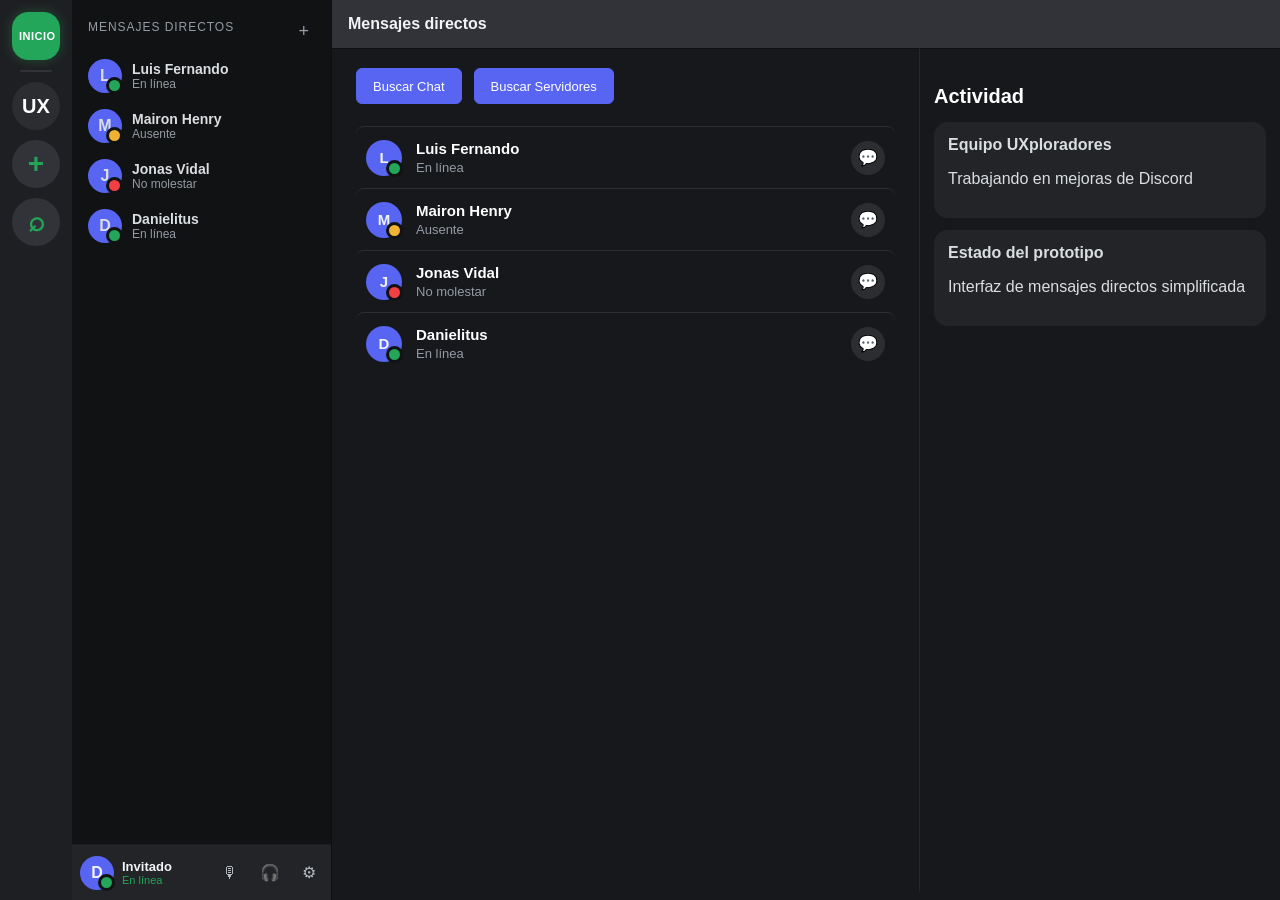
<file: index.html>
<!DOCTYPE html>
<html lang="es">
<head>
  <meta charset="UTF-8" />
  <meta name="viewport" content="width=device-width, initial-scale=1.0" />
  <title>Discord UX Prototype - Home</title>
  <link rel="stylesheet" href="css/base.css" />
  <link rel="stylesheet" href="css/discord-layout.css" />
  <link rel="stylesheet" href="css/components.css" />
</head>
<body>
  <main class="app-shell dm-mode">
    <aside class="server-rail" aria-label="Servidores">
      <button class="server-icon home-icon active" aria-label="Mensajes directos">
        INICIO
      </button>

      <span class="rail-divider"></span>

      <button 
        class="server-icon ux-server" 
        onclick="window.location.href='pages/server-ux.html'"
        aria-label="Servidor UXploradores">
        UX
      </button>

      <button class="server-icon add" data-open-modal="createServerModal" aria-label="Crear servidor">
        +
      </button>

      <button class="server-icon compass" aria-label="Buscar servidor">
        ⌕
      </button>
    </aside>

    <aside class="guild-sidebar dm-sidebar">
      <section class="direct-messages">
        <div class="dm-section-title">
          <span>Mensajes Directos</span>
          <button>+</button>
        </div>

        <a class="dm-user" href="pages/mensajes.html">
          <div class="avatar small online">L</div>
          <div>
            <strong>Luis Fernando</strong>
            <span>En línea</span>
          </div>
        </a>

        <a class="dm-user" href="pages/mensajes.html">
          <div class="avatar small idle">M</div>
          <div>
            <strong>Mairon Henry</strong>
            <span>Ausente</span>
          </div>
        </a>

        <a class="dm-user" href="pages/mensajes.html">
          <div class="avatar small dnd">J</div>
          <div>
            <strong>Jonas Vidal</strong>
            <span>No molestar</span>
          </div>
        </a>

        <a class="dm-user" href="pages/mensajes.html">
          <div class="avatar small online">D</div>
          <div>
            <strong>Danielitus</strong>
            <span>En línea</span>
          </div>
        </a>
      </section>

      <footer class="user-panel">
        <div class="avatar small online">D</div>
        <div class="user-meta">
          <strong>Invitado</strong>
          <span>En línea</span>
        </div>
        <button class="icon-button">🎙</button>
        <button class="icon-button">🎧</button>
        <button class="icon-button">⚙</button>
      </footer>
    </aside>

    <section class="content-area friends-area">
      <header class="top-bar friends-topbar">
        <div class="channel-title">
          Mensajes directos
        </div>
      </header>

      <nav class="mobile-quicknav" aria-label="Accesos rápidos">
        <a class="mobile-quicknav-item active" href="#directs">Chats</a>
        <button class="mobile-quicknav-item" type="button" data-open-mobile-server-menu aria-controls="mobileServerMenu" aria-expanded="false">Servidores</button>
      </nav>

      <div class="mobile-server-menu hidden" id="mobileServerMenu" aria-hidden="true">
        <div class="mobile-server-menu-backdrop" data-close-mobile-server-menu></div>
        <aside class="mobile-server-menu-panel" role="dialog" aria-label="Menú de servidores">
          <div class="mobile-server-menu-header">
            <div>
              <span class="mobile-server-menu-kicker">Menú</span>
              <h2>Servidores</h2>
            </div>
            <button class="mobile-server-menu-close" type="button" data-close-mobile-server-menu aria-label="Cerrar menú">×</button>
          </div>

          <div class="mobile-server-list" id="mobileServerMenuList" aria-label="Lista de servidores"></div>
        </aside>
      </div>

    <main class="friends-content">
      <section class="friends-list-panel" id="directs">
        <div class="search-buttons">
          <button class="search-btn btn-search-chat">
            Buscar Chat
          </button>
          <button class="search-btn btn-search-servers">
            Buscar Servidores
          </button>
        </div>

        <article class="friend-row">
          <div class="avatar medium online">L</div>
          <div class="friend-info">
            <strong>Luis Fernando</strong>
            <span>En línea</span>
          </div>
          <div class="friend-actions">
            <button>💬</button>
          </div>
        </article>

        <article class="friend-row">
          <div class="avatar medium idle">M</div>
          <div class="friend-info">
            <strong>Mairon Henry</strong>
            <span>Ausente</span>
          </div>
          <div class="friend-actions">
            <button>💬</button>
          </div>
        </article>

        <article class="friend-row">
          <div class="avatar medium dnd">J</div>
          <div class="friend-info">
            <strong>Jonas Vidal</strong>
            <span>No molestar</span>
          </div>
          <div class="friend-actions">
            <button>💬</button>
          </div>
        </article>

        <article class="friend-row">
          <div class="avatar medium online">D</div>
          <div class="friend-info">
            <strong>Danielitus</strong>
            <span>En línea</span>
          </div>
          <div class="friend-actions">
            <button>💬</button>
          </div>
        </article>
      </section>

      <aside class="activity-panel" id="activity">
        <h2>Actividad</h2>

        <div class="activity-card">
          <strong>Equipo UXploradores</strong>
          <p>Trabajando en mejoras de Discord</p>
        </div>

        <div class="activity-card">
          <strong>Estado del prototipo</strong>
          <p>Interfaz de mensajes directos simplificada</p>
        </div>
      </aside>
    </main>
    </section>
  </main>

  <div class="modal-backdrop hidden" id="joinServerModal">
    <div class="modal-card">
      <button class="modal-close" data-close-modal="joinServerModal">×</button>
      <h2>Unirse a un servidor</h2>
      <p>Busca una comunidad o ingresa un código de invitación.</p>
      <div class="search-box large">
        <span>⌕</span>
        <input placeholder="Ejemplo: Programación IHC" />
      </div>
      <button class="primary-btn full" data-close-modal="joinServerModal">
        Confirmar unión
      </button>
    </div>
  </div>

  <div class="modal-backdrop hidden" id="createServerModal">
    <div class="modal-card">
      <button class="modal-close" data-close-modal="createServerModal">×</button>
      <h2>Crear nuevo servidor</h2>
      <p>Dale un nombre a tu nuevo servidor</p>
      <div class="search-box large">
        <input type="text" id="serverNameInput" placeholder="Mi Servidor" />
      </div>
      <button class="primary-btn full" onclick="createServer()">Crear</button>
    </div>
  </div>

  <script src="js/main.js"></script>

  <div class="search-servers hidden" id="searchServersModal">
    <div class="search-servers-card">
      <h2>Buscar Servidores</h2>
      <input type="text" id="searchInput" placeholder="Escribe el nombre del servidor..." />
      <div class="servers-list" id="serversList"></div>
    </div>
  </div>
</body>
</html>
</file>
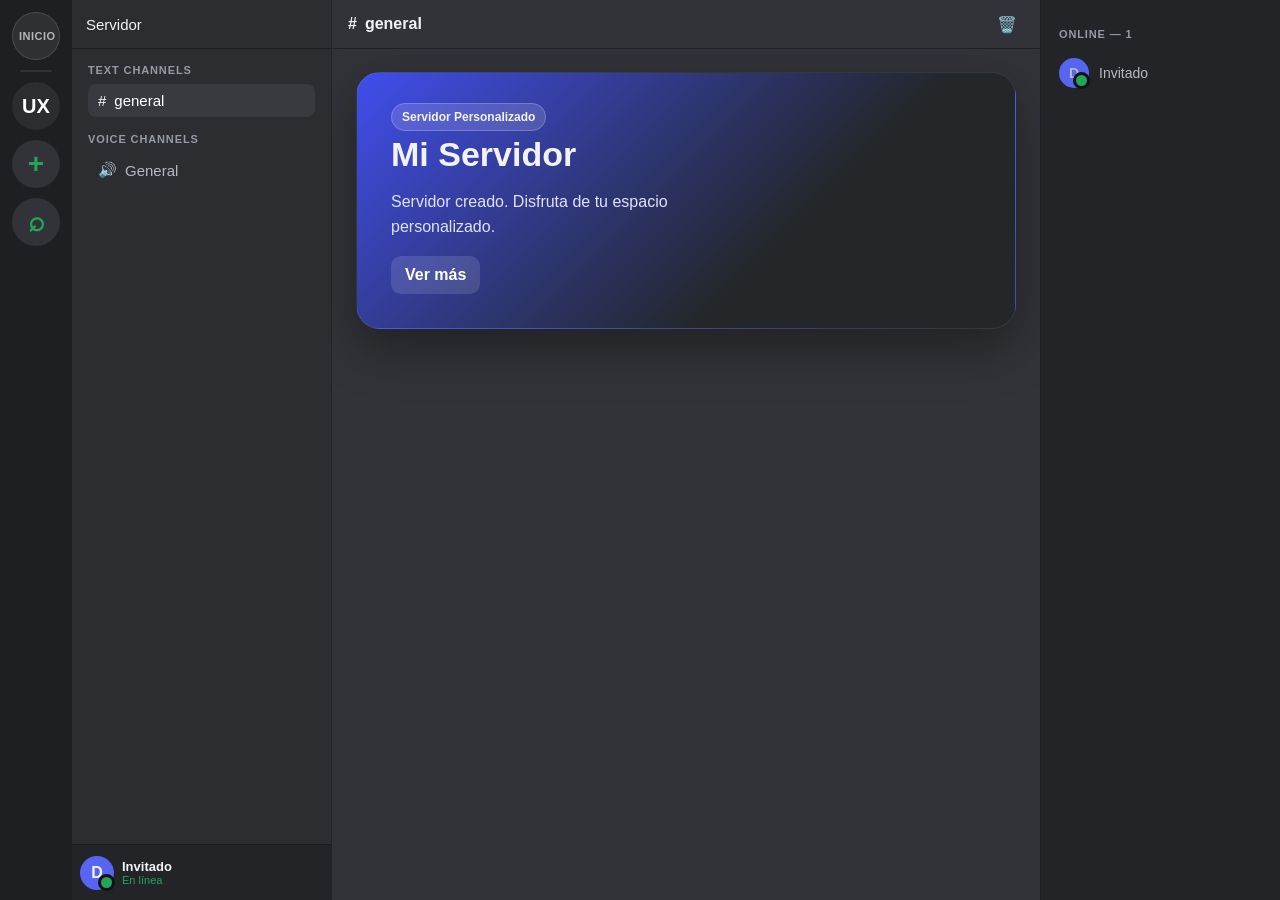
<file: pages/custom-server.html>
<!DOCTYPE html>
<html lang="es">
<head>
  <meta charset="UTF-8" />
  <meta name="viewport" content="width=device-width, initial-scale=1.0" />
  <title>Servidor Personalizado</title>
  <link rel="stylesheet" href="../css/base.css" />
  <link rel="stylesheet" href="../css/discord-layout.css" />
  <link rel="stylesheet" href="../css/components.css" />
</head>
<body>
  <main class="app-shell">
    <aside class="server-rail">
      <button class="server-icon home-icon" onclick="window.location.href='../index.html'" aria-label="Mensajes directos">
        INICIO
      </button>

      <span class="rail-divider"></span>

      <button class="server-icon ux-server" onclick="window.location.href='server-ux.html'" aria-label="Servidor UXploradores">UX</button>
      <button class="server-icon add" data-open-modal="createServerModal" aria-label="Crear servidor">+</button>
      <button class="server-icon compass" aria-label="Buscar servidor">⌕</button>
    </aside>

    <aside class="guild-sidebar">
      <header class="guild-header">
        <h1 id="serverName">Servidor</h1>
      </header>

      <nav class="channel-list">
        <div class="channel-group">
          <h4>TEXT CHANNELS</h4>
          <a class="channel active" href="#"><span>#</span>general</a>
        </div>
        
        <div class="channel-group">
          <h4>VOICE CHANNELS</h4>
          <a class="channel" href="#"><span>🔊</span>General</a>
        </div>
      </nav>

      <footer class="user-panel">
        <div class="avatar small online">D</div>
        <div class="user-meta">
          <strong>Invitado</strong>
          <span>En línea</span>
        </div>
      </footer>
    </aside>

    <section class="content-area">
      <header class="top-bar">
        <div class="channel-title"><span>#</span>general</div>
        <div class="top-actions">
          <a class="mobile-home-btn" href="../index.html">Inicio</a>
          <button class="icon-button" onclick="deleteCurrentServer()">🗑️</button>
        </div>
      </header>

      <div class="discord-home">
        <section class="hero-panel">
          <div>
            <span class="badge">Servidor Personalizado</span>
            <h2 id="heroName">Mi Servidor</h2>
            <p>Servidor creado. Disfruta de tu espacio personalizado.</p>
            <button class="secondary-btn">Ver más</button>
          </div>
        </section>
      </div>
    </section>

    <aside class="members-panel">
      <h3>ONLINE — 1</h3>
      <div class="member">
        <div class="avatar tiny online">D</div>
        <span>Invitado</span>
      </div>
    </aside>
  </main>

  <div class="modal-backdrop hidden" id="createServerModal">
    <div class="modal-card">
      <button class="modal-close" data-close-modal="createServerModal">×</button>
      <h2>Crear nuevo servidor</h2>
      <p>Dale un nombre a tu nuevo servidor</p>
      <div class="search-box large">
        <input type="text" id="serverNameInput" placeholder="Mi Servidor" />
      </div>
      <button class="primary-btn full" onclick="createServer()">Crear</button>
    </div>
  </div>

  <script src="../js/main.js"></script>
  <script>
    function getServerName() {
      const params = new URLSearchParams(window.location.search);
      return params.get('name');
    }

    function deleteCurrentServer() {
      const serverName = getServerName();
      if (!serverName) return;

      if (confirm(`¿Eliminar servidor "${serverName}"?`)) {
        deleteServer(serverName);
        window.location.href = '../index.html';
      }
    }

    function initServer() {
      const serverName = getServerName();
      if (serverName) {
        document.getElementById('serverName').textContent = serverName;
        document.getElementById('heroName').textContent = serverName;
        document.title = `Servidor: ${serverName}`;
      }
    }

    initServer();
  </script>

  <div class="search-servers hidden" id="searchServersModal">
    <div class="search-servers-card">
      <h2>Buscar Servidores</h2>
      <input type="text" id="searchInput" placeholder="Escribe el nombre del servidor..." />
      <div class="servers-list" id="serversList"></div>
    </div>
  </div>
</body>
</html>
</file>
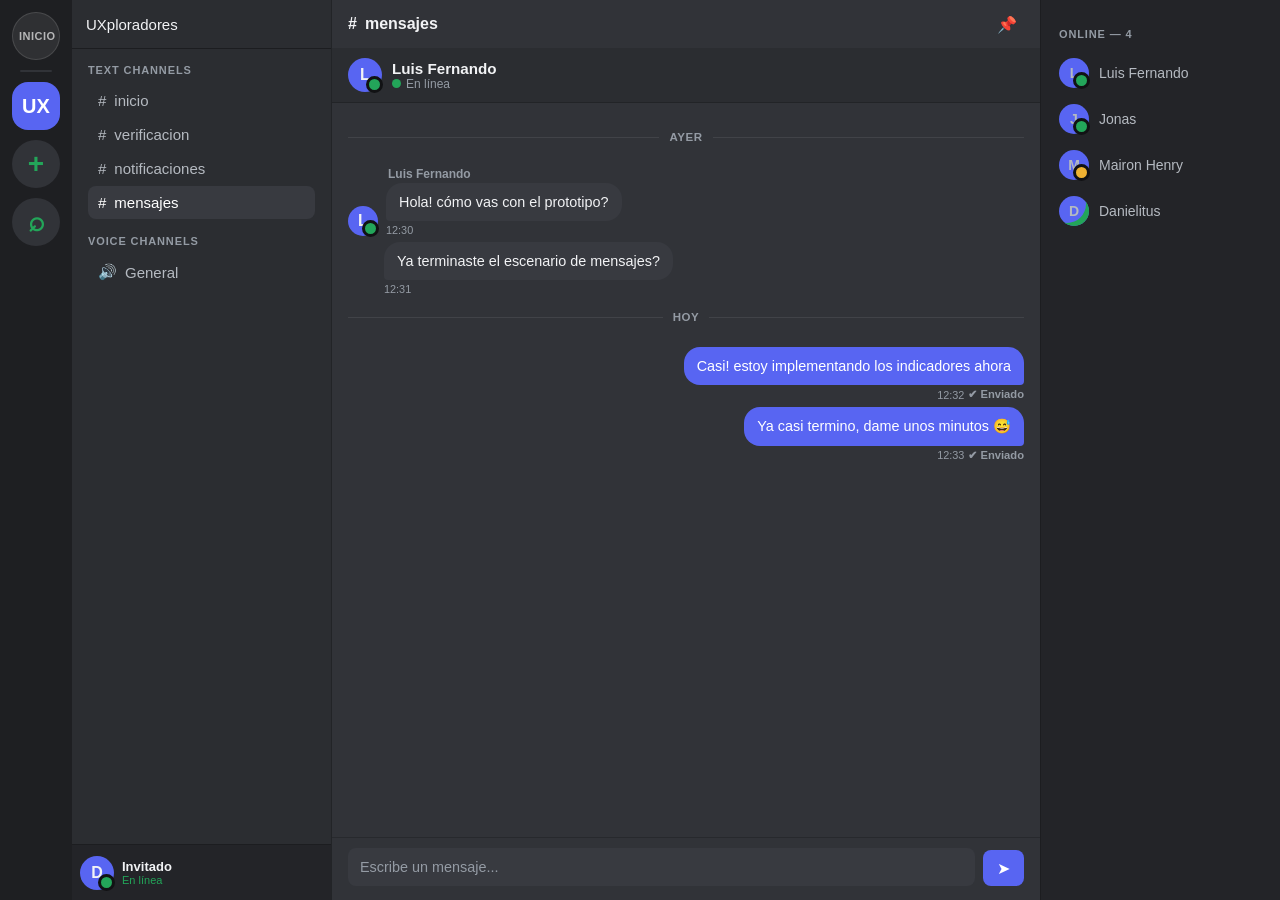
<file: pages/mensajes.html>
<!DOCTYPE html>
<html lang="es">
<head>
  <meta charset="UTF-8" />
  <meta name="viewport" content="width=device-width, initial-scale=1.0" />
  <title>Escenario: mensajes</title>
  <link rel="stylesheet" href="../css/base.css" />
  <link rel="stylesheet" href="../css/discord-layout.css" />
  <link rel="stylesheet" href="../css/components.css" />
  <link rel="stylesheet" href="../css/mensajes.css" />
</head>
<body>
  <main class="app-shell">
    <aside class="server-rail">
      <button class="server-icon home-icon" onclick="safeNavigate('../index.html')" aria-label="Mensajes directos">
        INICIO
      </button>
      <span class="rail-divider"></span>
      <button class="server-icon ux-server active" aria-label="Servidor UXploradores">UX</button>
      <button class="server-icon add" data-open-modal="createServerModal" aria-label="Crear servidor">+</button>
      <button class="server-icon compass" aria-label="Buscar servidor">⌕</button>
    </aside>

    <aside class="guild-sidebar">
      <header class="guild-header">
        <h1>UXploradores</h1>
      </header>

      <nav class="channel-list">
        <div class="channel-group">
          <h4>TEXT CHANNELS</h4>
          <a class="channel" href="server-ux.html"><span>#</span>inicio</a>
          <a class="channel" href="verificacion.html"><span>#</span>verificacion</a>
          <a class="channel" href="notificaciones.html"><span>#</span>notificaciones</a>
          <a class="channel active" href="mensajes.html"><span>#</span>mensajes</a>
        </div>
        <div class="channel-group">
          <h4>VOICE CHANNELS</h4>
          <a class="channel" href="voz.html"><span>🔊</span>General</a>
        </div>
      </nav>

      <footer class="user-panel">
        <div class="avatar small online">D</div>
        <div class="user-meta">
          <strong>Invitado</strong>
          <span>En línea</span>
        </div>
      </footer>
    </aside>

    <section class="content-area chat-mode" style="display:flex; flex-direction:column; padding:0; overflow:hidden;">
      <header class="top-bar">
        <div class="channel-title"><span>#</span>mensajes</div>
        <div class="top-actions">
          <a class="mobile-home-btn" href="../index.html">Inicio</a>
          <button class="icon-button">📌</button>
        </div>
      </header>

      <div class="chat-wrapper">

        <div class="chat-contact-bar">
          <div class="avatar small online" id="contactAvatar">L</div>
          <div class="contact-info">
            <strong>Luis Fernando</strong>
            <div class="contact-status">
              <span class="status-dot online" id="statusDot"></span>
              <span id="statusText">En línea</span>
            </div>
          </div>
        </div>

        <div class="typing-indicator hidden" id="typingIndicator">
          <div class="avatar tiny online">L</div>
          <div class="typing-dots">
            <span></span><span></span><span></span>
          </div>
          <span class="typing-label">Luis Fernando está escribiendo…</span>
        </div>

        <div class="messages-scroll" id="messagesScroll">

          <div class="date-separator"><span>Ayer</span></div>

          <div class="bubble-row theirs" data-author="Luis" data-time="1200">
            <div class="avatar tiny online">L</div>
            <div class="bubble-group">
              <span class="bubble-author">Luis Fernando</span>
              <div class="bubble-wrap">
                <div class="bubble">Hola! cómo vas con el prototipo?</div>
                <div class="msg-actions theirs-actions">
                  <button class="msg-action-btn" data-action="react" title="Reaccionar">😊</button>
                  <button class="msg-action-btn" data-action="reply" title="Responder">↩</button>
                </div>
              </div>
              <div class="bubble-meta">12:30</div>
            </div>
          </div>

          <div class="bubble-row theirs grouped" data-author="Luis" data-time="1201">
            <div class="avatar-placeholder"></div>
            <div class="bubble-group">
              <div class="bubble-wrap">
                <div class="bubble">Ya terminaste el escenario de mensajes?</div>
                <div class="msg-actions theirs-actions">
                  <button class="msg-action-btn" data-action="react" title="Reaccionar">😊</button>
                  <button class="msg-action-btn" data-action="reply" title="Responder">↩</button>
                </div>
              </div>
              <div class="bubble-meta">12:31</div>
            </div>
          </div>

          <div class="date-separator"><span>Hoy</span></div>

          <div class="bubble-row mine" data-author="me" data-time="1232" id="msg-1">
            <div class="bubble-group">
              <div class="bubble-wrap">
                <div class="msg-actions mine-actions">
                  <button class="msg-action-btn" data-action="react" title="Reaccionar">😊</button>
                  <button class="msg-action-btn" data-action="reply" title="Responder">↩</button>
                  <button class="msg-action-btn" data-action="edit" title="Editar">✏️</button>
                  <button class="msg-action-btn" data-action="delete" title="Eliminar">🗑️</button>
                </div>
                <div class="bubble">Casi! estoy implementando los indicadores ahora</div>
              </div>
              <div class="bubble-meta">
                12:32
                <span class="read-indicator sent">✔ Enviado</span>
              </div>
            </div>
          </div>

          <div class="bubble-row mine grouped" data-author="me" data-time="1233" id="lastMessageRow">
            <div class="bubble-group">
              <div class="bubble-wrap">
                <div class="msg-actions mine-actions">
                  <button class="msg-action-btn" data-action="react" title="Reaccionar">😊</button>
                  <button class="msg-action-btn" data-action="reply" title="Responder">↩</button>
                  <button class="msg-action-btn" data-action="edit" title="Editar">✏️</button>
                  <button class="msg-action-btn" data-action="delete" title="Eliminar">🗑️</button>
                </div>
                <div class="bubble">Ya casi termino, dame unos minutos 😅</div>
              </div>
              <div class="bubble-meta">
                12:33
                <span class="read-indicator sent" id="readIndicator">✔ Enviado</span>
              </div>
            </div>
          </div>

        </div>

        <div class="reply-bar hidden" id="replyBar">
          <div class="reply-preview">
            <span class="reply-author"></span>
            <span class="reply-text"></span>
          </div>
          <button class="reply-close" id="replyClose">×</button>
        </div>

        <div class="message-input-area">
          <textarea
            id="messageInput"
            rows="1"
            placeholder="Escribe un mensaje..."
          ></textarea>
          <button class="send-btn" id="sendBtn">➤</button>
        </div>
      </div>
    </section>

    <aside class="members-panel">
      <h3>ONLINE — 4</h3>
      <div class="member">
        <div class="avatar tiny online">L</div>
        <span>Luis Fernando</span>
      </div>
      <div class="member">
        <div class="avatar tiny online">J</div>
        <span>Jonas</span>
      </div>
      <div class="member">
        <div class="avatar tiny idle">M</div>
        <span>Mairon Henry</span>
      </div>
      <div class="member">
        <div class="avatar tiny green-dot">D</div>
        <span>Danielitus</span>
      </div>
    </aside>
  </main>

  <div class="exit-modal-backdrop" id="exitModal">
    <div class="exit-modal-card">
      <h3>⚠️ Mensaje sin enviar</h3>
      <p>Tienes un mensaje sin enviar. ¿Deseas salir de todas formas?</p>
      <div class="exit-modal-actions">
        <button class="btn-exit" id="confirmExit">Salir</button>
        <button class="btn-cancel" id="cancelExit">Cancelar</button>
      </div>
    </div>
  </div>

  <div class="exit-modal-backdrop" id="deleteModal">
    <div class="exit-modal-card">
      <h3>🗑️ Eliminar mensaje</h3>
      <p>¿Seguro que quieres eliminar este mensaje? Esta acción no se puede deshacer.</p>
      <div class="exit-modal-actions">
        <button class="btn-exit" id="confirmDelete">Eliminar</button>
        <button class="btn-cancel" id="cancelDelete">Cancelar</button>
      </div>
    </div>
  </div>

  <div class="emoji-picker hidden" id="emojiPicker">
    <button class="emoji-opt" data-emoji="👍">👍</button>
    <button class="emoji-opt" data-emoji="❤️">❤️</button>
    <button class="emoji-opt" data-emoji="😂">😂</button>
    <button class="emoji-opt" data-emoji="😮">😮</button>
    <button class="emoji-opt" data-emoji="😢">😢</button>
    <button class="emoji-opt" data-emoji="🔥">🔥</button>
  </div>

  <div class="modal-backdrop hidden" id="createServerModal">
    <div class="modal-card">
      <button class="modal-close" data-close-modal="createServerModal">×</button>
      <h2>Crear nuevo servidor</h2>
      <p>Dale un nombre a tu nuevo servidor</p>
      <div class="search-box large">
        <input type="text" id="serverNameInput" placeholder="Mi Servidor" />
      </div>
      <button class="primary-btn full" onclick="createServer()">Crear</button>
    </div>
  </div>

  <div class="search-servers hidden" id="searchServersModal">
    <div class="search-servers-card">
      <h2>Buscar Servidores</h2>
      <input type="text" id="searchInput" placeholder="Escribe el nombre del servidor..." />
      <div class="servers-list" id="serversList"></div>
    </div>
  </div>

  <script src="../js/main.js"></script>
  <script src="../js/mensajes.js"></script>
</body>
</html>
</file>
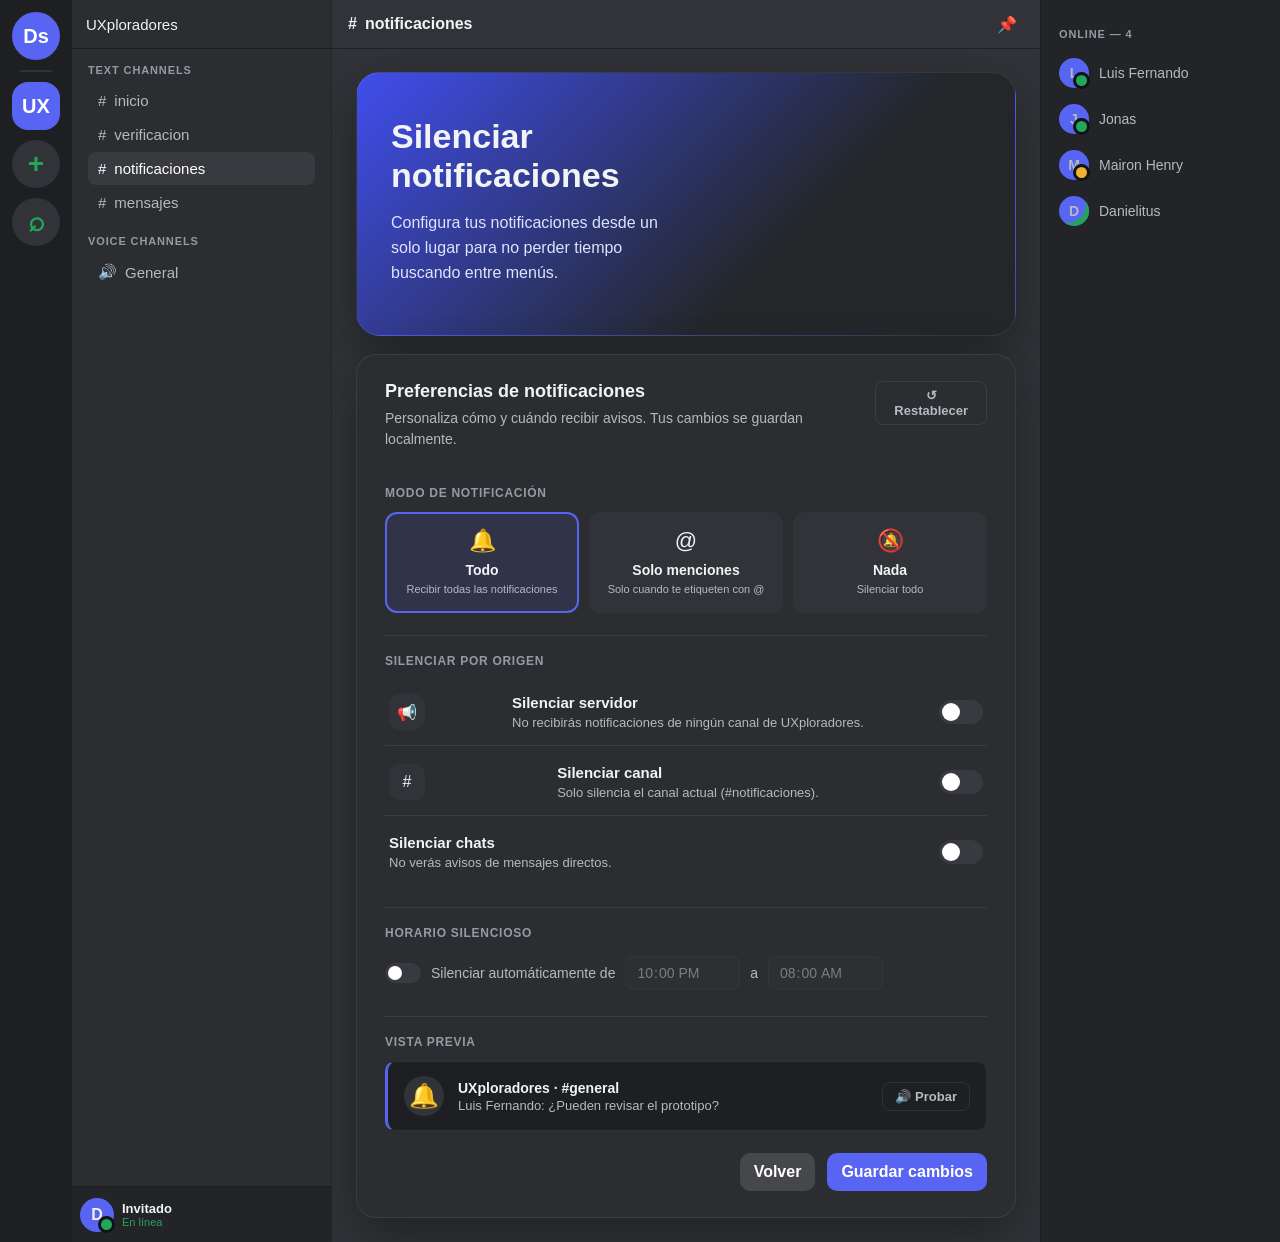
<file: pages/notificaciones.html>
<!DOCTYPE html>
<html lang="es">
<head>
  <meta charset="UTF-8" />
  <meta name="viewport" content="width=device-width, initial-scale=1.0" />
  <title>Escenario: notificaciones</title>
  <link rel="stylesheet" href="../css/base.css" />
  <link rel="stylesheet" href="../css/discord-layout.css" />
  <link rel="stylesheet" href="../css/components.css" />
</head>
<body>
  <main class="app-shell">
    <aside class="server-rail">
      <button class="server-icon discord-logo" onclick="window.location.href='../index.html'">
        Ds
      </button>
      <span class="rail-divider"></span>
      <button class="server-icon ux-server active">UX</button>
      <button class="server-icon add">+</button>
      <button class="server-icon compass">⌕</button>
    </aside>

    <aside class="guild-sidebar">
      <header class="guild-header">
        <h1>UXploradores</h1>
      </header>

      <nav class="channel-list">
        <div class="channel-group">
          <h4>TEXT CHANNELS</h4>
          <a class="channel" href="server-ux.html"><span>#</span>inicio</a>
          <a class="channel" href="verificacion.html"><span>#</span>verificacion</a>
          <a class="channel active" href="notificaciones.html"><span>#</span>notificaciones</a>
          <a class="channel" href="mensajes.html"><span>#</span>mensajes</a>
        </div>
        
        <div class="channel-group">
          <h4>VOICE CHANNELS</h4>
          <a class="channel" href="voz.html"><span>🔊</span>General</a>
        </div>
      </nav>

      <footer class="user-panel">
        <div class="avatar small online">D</div>
        <div class="user-meta">
          <strong>Invitado</strong>
          <span>En línea</span>
        </div>
      </footer>
    </aside>

    <section class="content-area">
      <header class="top-bar">
        <div class="channel-title"><span>#</span>notificaciones</div>
        <div class="top-actions">
          <a class="mobile-home-btn" href="../index.html">Inicio</a>
          <button class="icon-button">📌</button>
        </div>
      </header>

      <div class="discord-home">
        <section class="hero-panel">
          <div>
           
            <h2>Silenciar notificaciones</h2>
            <p>Configura tus notificaciones desde un solo lugar para no perder tiempo buscando entre menús.</p>
          </div>
        </section>

        <section class="settings-panel">
          <header class="settings-header">
            <div>
              <h3>Preferencias de notificaciones</h3>
              <p class="settings-help">Personaliza cómo y cuándo recibir avisos. Tus cambios se guardan localmente.</p>
            </div>
            <button id="btnReset" class="ghost-btn" type="button" title="Restablecer todo">↺ Restablecer</button>
          </header>

          <!-- Modo "No molestar" — selector de tres opciones -->
          <div class="settings-block">
            <h4 class="settings-block-title">Modo de notificación</h4>
            <div class="dnd-options" role="radiogroup" aria-label="Modo de notificación">
              <label class="dnd-option">
                <input type="radio" name="modoDnd" value="todo" checked />
                <span class="dnd-card">
                  <span class="dnd-icon">🔔</span>
                  <strong>Todo</strong>
                  <small>Recibir todas las notificaciones</small>
                </span>
              </label>
              <label class="dnd-option">
                <input type="radio" name="modoDnd" value="menciones" />
                <span class="dnd-card">
                  <span class="dnd-icon">@</span>
                  <strong>Solo menciones</strong>
                  <small>Solo cuando te etiqueten con @</small>
                </span>
              </label>
              <label class="dnd-option">
                <input type="radio" name="modoDnd" value="nada" />
                <span class="dnd-card">
                  <span class="dnd-icon">🔕</span>
                  <strong>Nada</strong>
                  <small>Silenciar todo</small>
                </span>
              </label>
            </div>
          </div>

          <!-- Switches por origen -->
          <div class="settings-block">
            <h4 class="settings-block-title">Silenciar por origen</h4>
            <ul class="switch-list">
              <li class="switch-row">
                <div class="switch-icon">📢</div>
                <div class="switch-info">
                  <strong>Silenciar servidor</strong>
                  <span>No recibirás notificaciones de ningún canal de UXploradores.</span>
                </div>
                <span class="silenced-badge hidden">Silenciado</span>
                <label class="switch">
                  <input type="checkbox" id="swServidor" data-label="Servidor" />
                  <span class="slider"></span>
                </label>
              </li>

              <li class="switch-row">
                <div class="switch-icon">#</div>
                <div class="switch-info">
                  <strong>Silenciar canal</strong>
                  <span>Solo silencia el canal actual (#notificaciones).</span>
                </div>
                <span class="silenced-badge hidden">Silenciado</span>
                <label class="switch">
                  <input type="checkbox" id="swCanal" data-label="Canal" />
                  <span class="slider"></span>
                </label>
              </li>

              <li class="switch-row">
                <div class="switch-info">
                  <strong>Silenciar chats</strong>
                  <span>No verás avisos de mensajes directos.</span>
                </div>
                <span class="silenced-badge hidden">Silenciado</span>
                <label class="switch">
                  <input type="checkbox" id="swChats" data-label="Chats" />
                  <span class="slider"></span>
                </label>
              </li>
            </ul>
          </div>

          <!-- Horario programado -->
          <div class="settings-block">
            <h4 class="settings-block-title">Horario silencioso</h4>
            <div class="schedule-row">
              <label class="switch small">
                <input type="checkbox" id="swHorario" />
                <span class="slider"></span>
              </label>
              <span class="schedule-label">Silenciar automáticamente de</span>
              <input type="time" id="horaInicio" value="22:00" class="time-input" disabled />
              <span class="schedule-label">a</span>
              <input type="time" id="horaFin" value="08:00" class="time-input" disabled />
            </div>
          </div>

          <!-- Vista previa en vivo -->
          <div class="settings-block">
            <h4 class="settings-block-title">Vista previa</h4>
            <div id="preview" class="preview-card">
              <div class="preview-icon">🔔</div>
              <div class="preview-body">
                <strong id="previewTitle">UXploradores · #general</strong>
                <span id="previewText">Luis Fernando: ¿Pueden revisar el prototipo?</span>
              </div>
              <button id="btnProbarSonido" class="ghost-btn" type="button" title="Reproducir sonido de prueba">🔊 Probar</button>
            </div>
          </div>

          <div class="settings-actions">
            <a class="secondary-btn" href="server-ux.html">Volver</a>
            <button id="btnGuardarNotis" class="primary-btn">Guardar cambios</button>
          </div>
        </section>
      </div>

      <!-- Toast flotante para confirmaciones -->
      <div id="toast" class="toast hidden" role="status" aria-live="polite"></div>
    </section>

    <aside class="members-panel">
      <h3>ONLINE — 4</h3>
      <div class="member">
        <div class="avatar tiny online">L</div>
        <span>Luis Fernando</span>
      </div>
      <div class="member">
        <div class="avatar tiny online">J</div>
        <span>Jonas</span>
      </div>
      <div class="member">
        <div class="avatar tiny idle">M</div>
        <span>Mairon Henry</span>
      </div>
      <div class="member">
        <div class="avatar tiny green-dot">D</div>
        <span>Danielitus</span>
      </div>
    </aside>
  </main>
  <script src="../js/main.js"></script>
  <script src="../js/script.js"></script>
</body>
</html>
</file>
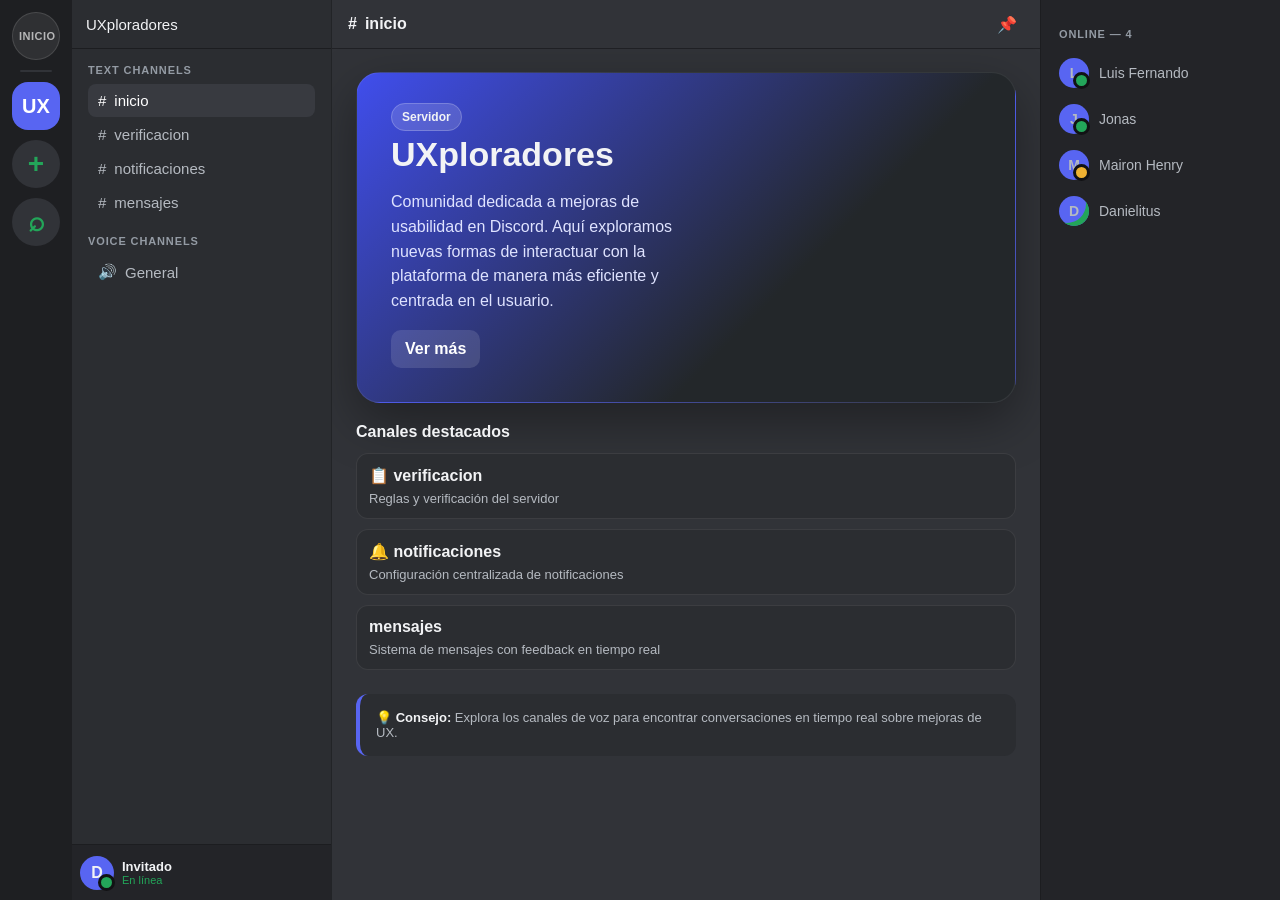
<file: pages/server-ux.html>
<!DOCTYPE html>
<html lang="es">
<head>
  <meta charset="UTF-8" />
  <meta name="viewport" content="width=device-width, initial-scale=1.0" />
  <title>Servidor UX</title>

  <link rel="stylesheet" href="../css/base.css" />
  <link rel="stylesheet" href="../css/discord-layout.css" />
  <link rel="stylesheet" href="../css/components.css" />
</head>

<body>
  <main class="app-shell">
    <aside class="server-rail">
      <button class="server-icon home-icon" onclick="window.location.href='../index.html'" aria-label="Mensajes directos">
        INICIO
      </button>

      <span class="rail-divider"></span>

      <button class="server-icon ux-server active" aria-label="Servidor UXploradores">
        UX
      </button>

      <button class="server-icon add" data-open-modal="createServerModal" aria-label="Crear servidor">+</button>
      <button class="server-icon compass" aria-label="Buscar servidor">⌕</button>
    </aside>
    <aside class="guild-sidebar">
      <header class="guild-header">
        <h1>UXploradores</h1>
      </header>

      <nav class="channel-list">
        <div class="channel-group">
          <h4>TEXT CHANNELS</h4>
          <a class="channel active" href="server-ux.html"><span>#</span>inicio</a>
          <a class="channel" href="verificacion.html"><span>#</span>verificacion</a>
          <a class="channel" href="notificaciones.html"><span>#</span>notificaciones</a>
          <a class="channel" href="mensajes.html"><span>#</span>mensajes</a>
        </div>
        
        <div class="channel-group">
          <h4>VOICE CHANNELS</h4>
          <a class="channel" href="voz.html"><span>🔊</span>General</a>
        </div>
      </nav>

      <footer class="user-panel">
        <div class="avatar small online">D</div>
        <div class="user-meta">
          <strong>Invitado</strong>
          <span>En línea</span>
        </div>
      </footer>
    </aside>
    <section class="content-area">
      <header class="top-bar">
        <div class="channel-title"><span>#</span>inicio</div>
        <div class="top-actions">
          <a class="mobile-home-btn" href="../index.html">Inicio</a>
          <button class="icon-button">📌</button>
        </div>
      </header>

      <div class="discord-home">
        <section class="hero-panel">
          <div>
            <span class="badge">Servidor</span>
            <h2>UXploradores</h2>
            <p>Comunidad dedicada a mejoras de usabilidad en Discord. Aquí exploramos nuevas formas de interactuar con la plataforma de manera más eficiente y centrada en el usuario.</p>
            <button class="secondary-btn">Ver más</button>
          </div>
        </section>

        <div style="margin-top: 20px;">
          <h3 style="color: var(--text); font-size: 16px; margin-bottom: 12px;">Canales destacados</h3>
          
          <div style="display: flex; flex-direction: column; gap: 10px;">
            <div style="background: var(--bg-800); padding: 12px; border-radius: 12px; border: 1px solid var(--border); cursor: pointer; transition: 0.16s;" onclick="this.style.background='var(--bg-700)'" onmouseout="this.style.background='var(--bg-800)'">
              <strong style="color: var(--text);">📋 verificacion</strong>
              <p style="color: var(--muted); font-size: 13px; margin: 6px 0 0 0;">Reglas y verificación del servidor</p>
            </div>
            
            <div style="background: var(--bg-800); padding: 12px; border-radius: 12px; border: 1px solid var(--border); cursor: pointer; transition: 0.16s;" onclick="this.style.background='var(--bg-700)'" onmouseout="this.style.background='var(--bg-800)'">
              <strong style="color: var(--text);">🔔 notificaciones</strong>
              <p style="color: var(--muted); font-size: 13px; margin: 6px 0 0 0;">Configuración centralizada de notificaciones</p>
            </div>
            
            <div style="background: var(--bg-800); padding: 12px; border-radius: 12px; border: 1px solid var(--border); cursor: pointer; transition: 0.16s;" onclick="this.style.background='var(--bg-700)'" onmouseout="this.style.background='var(--bg-800)'">
              <strong style="color: var(--text);">mensajes</strong>
              <p style="color: var(--muted); font-size: 13px; margin: 6px 0 0 0;">Sistema de mensajes con feedback en tiempo real</p>
            </div>
          </div>
        </div>

        <div style="margin-top: 24px; padding: 16px; background: var(--bg-800); border-radius: 12px; border-left: 4px solid var(--brand);">
          <p style="color: var(--muted); margin: 0; font-size: 13px;">
            💡 <strong style="color: var(--text);">Consejo:</strong> Explora los canales de voz para encontrar conversaciones en tiempo real sobre mejoras de UX.
          </p>
        </div>
      </div>
    </section>
    <aside class="members-panel">
    <h3>ONLINE — 4</h3>
    <div class="member">
      <div class="avatar tiny online">L</div>
      <span>Luis Fernando</span>
    </div>
    <div class="member">
      <div class="avatar tiny online">J</div>
      <span>Jonas</span>
    </div>
    <div class="member">
      <div class="avatar tiny idle">M</div>
      <span>Mairon Henry</span>
    </div>
    <div class="member">
      <div class="avatar tiny green-dot">D</div>
      <span>Danielitus</span>
    </div>
  </aside>
  </main>

  <div class="modal-backdrop hidden" id="createServerModal">
    <div class="modal-card">
      <button class="modal-close" data-close-modal="createServerModal">×</button>
      <h2>Crear nuevo servidor</h2>
      <p>Dale un nombre a tu nuevo servidor</p>
      <div class="search-box large">
        <input type="text" id="serverNameInput" placeholder="Mi Servidor" />
      </div>
      <button class="primary-btn full" onclick="createServer()">Crear</button>
    </div>
  </div>

  <script src="../js/main.js"></script>

  <div class="search-servers hidden" id="searchServersModal">
    <div class="search-servers-card">
      <h2>Buscar Servidores</h2>
      <input type="text" id="searchInput" placeholder="Escribe el nombre del servidor..." />
      <div class="servers-list" id="serversList"></div>
    </div>
  </div>
</body>
</html>
</file>
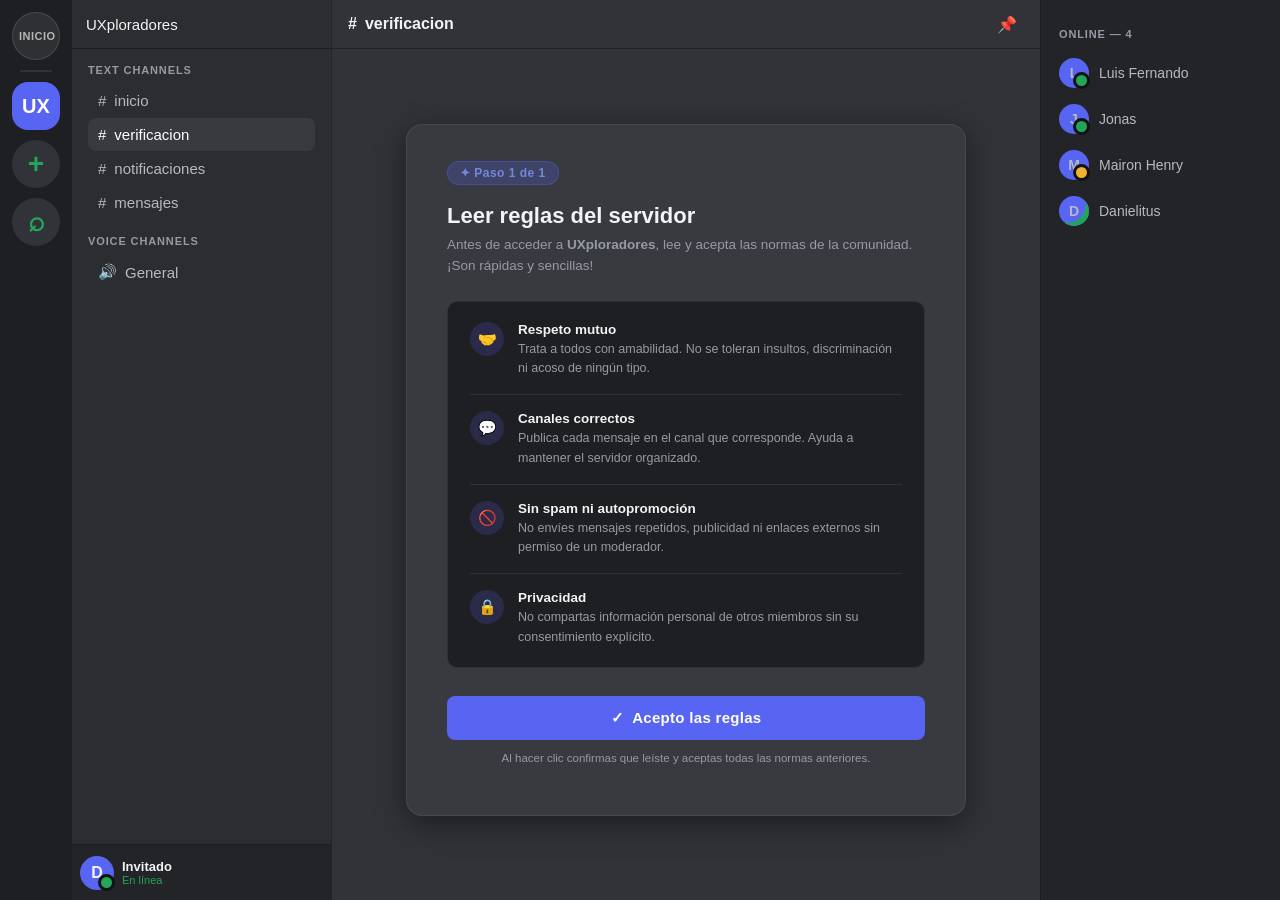
<file: pages/verificacion.html>
<!DOCTYPE html>
<html lang="es">
<head>
  <meta charset="UTF-8" />
  <meta name="viewport" content="width=device-width, initial-scale=1.0" />
  <title>Verificación — UXploradores</title>
  <link rel="stylesheet" href="../css/base.css" />
  <link rel="stylesheet" href="../css/discord-layout.css" />
  <link rel="stylesheet" href="../css/components.css" />
  <style>
    .verificacion-wrapper {
      display: flex;
      flex-direction: column;
      align-items: center;
      justify-content: center;
      min-height: calc(100vh - 56px);
      padding: 32px 16px;
    }
    .verificacion-card {
      background: var(--bg-600, #2b2d31);
      border: 1px solid var(--border, rgba(255,255,255,.06));
      border-radius: 16px;
      box-shadow: 0 8px 32px rgba(0,0,0,.45);
      width: 100%;
      max-width: 560px;
      padding: 36px 40px 40px;
      animation: fadeSlideIn .28s ease;
    }
    @keyframes fadeSlideIn {
      from { opacity: 0; transform: translateY(14px); }
      to   { opacity: 1; transform: translateY(0); }
    }
    /* Pantalla 1 */
    #pantalla1 .step-label {
      display: inline-flex;
      align-items: center;
      gap: 6px;
      background: rgba(88,101,242,.22);
      color: #7289da;
      border: 1px solid rgba(88,101,242,.35);
      border-radius: 999px;
      padding: 4px 12px;
      font-size: 12px;
      font-weight: 700;
      letter-spacing: .04em;
      margin-bottom: 18px;
    }
    #pantalla1 h2 {
      font-size: 22px;
      font-weight: 800;
      margin: 0 0 6px;
      color: var(--text, #f2f3f5);
    }
    #pantalla1 .subtitle {
      font-size: 13.5px;
      color: var(--text-muted, #949ba4);
      margin: 0 0 24px;
      line-height: 1.55;
    }
    .rules-box {
      background: var(--bg-900, #1e1f22);
      border: 1px solid var(--border, rgba(255,255,255,.06));
      border-radius: 10px;
      padding: 20px 22px;
      margin-bottom: 28px;
      display: flex;
      flex-direction: column;
      gap: 14px;
    }
    .rule-item {
      display: flex;
      gap: 14px;
      align-items: flex-start;
    }
    .rule-icon {
      width: 34px;
      height: 34px;
      min-width: 34px;
      border-radius: 50%;
      background: rgba(88,101,242,.18);
      display: flex;
      align-items: center;
      justify-content: center;
      font-size: 15px;
    }
    .rule-text strong {
      display: block;
      font-size: 13.5px;
      font-weight: 700;
      color: var(--text, #f2f3f5);
      margin-bottom: 2px;
    }
    .rule-text span {
      font-size: 12.5px;
      color: var(--text-muted, #949ba4);
      line-height: 1.5;
    }
    .rules-divider {
      height: 1px;
      background: var(--border, rgba(255,255,255,.06));
      margin: 2px 0;
    }
    #btnAcepto {
      width: 100%;
      padding: 13px;
      background: #5865f2;
      color: #fff;
      border: none;
      border-radius: 8px;
      font-size: 15px;
      font-weight: 700;
      cursor: pointer;
      transition: background .15s, transform .1s;
      letter-spacing: .02em;
    }
    #btnAcepto:hover  { background: #4752c4; }
    #btnAcepto:active { transform: scale(.98); }
    .accept-note {
      text-align: center;
      font-size: 11.5px;
      color: var(--text-muted, #949ba4);
      margin-top: 12px;
    }
    /* Pantalla 2 */
    #pantalla2 { text-align: center; }
    .success-circle {
      width: 80px;
      height: 80px;
      border-radius: 50%;
      background: linear-gradient(135deg, #3ba55d, #2d7d46);
      display: flex;
      align-items: center;
      justify-content: center;
      font-size: 36px;
      margin: 0 auto 24px;
      box-shadow: 0 0 0 12px rgba(59,165,93,.15);
      animation: popIn .4s cubic-bezier(.34,1.56,.64,1);
    }
    @keyframes popIn {
      from { transform: scale(0); opacity: 0; }
      to   { transform: scale(1); opacity: 1; }
    }
    #pantalla2 h2 {
      font-size: 24px;
      font-weight: 800;
      margin: 0 0 10px;
      color: var(--text, #f2f3f5);
    }
    #pantalla2 .success-desc {
      font-size: 14px;
      color: var(--text-muted, #949ba4);
      line-height: 1.6;
      max-width: 380px;
      margin: 0 auto 28px;
    }
    .chips-row {
      display: flex;
      justify-content: center;
      gap: 10px;
      flex-wrap: wrap;
      margin-bottom: 28px;
    }
    .chip {
      display: inline-flex;
      align-items: center;
      gap: 5px;
      background: rgba(59,165,93,.14);
      border: 1px solid rgba(59,165,93,.3);
      color: #3ba55d;
      border-radius: 999px;
      padding: 5px 13px;
      font-size: 12.5px;
      font-weight: 600;
    }
    #btnAcceder {
      display: inline-block;
      padding: 12px 32px;
      background: #5865f2;
      color: #fff;
      border: none;
      border-radius: 8px;
      font-size: 14.5px;
      font-weight: 700;
      cursor: pointer;
      text-decoration: none;
      transition: background .15s;
    }
    #btnAcceder:hover { background: #4752c4; }
    .hidden { display: none !important; }
  </style>
</head>
<body>
  <main class="app-shell">

    <aside class="server-rail">
      <button class="server-icon home-icon" onclick="window.location.href='../index.html'" aria-label="Mensajes directos">INICIO</button>
      <span class="rail-divider"></span>
      <button class="server-icon ux-server active" aria-label="Servidor UXploradores">UX</button>
      <button class="server-icon add" data-open-modal="createServerModal" aria-label="Crear servidor">+</button>
      <button class="server-icon compass" aria-label="Buscar servidor">⌕</button>
    </aside>

    <aside class="guild-sidebar">
      <header class="guild-header"><h1>UXploradores</h1></header>
      <nav class="channel-list">
        <div class="channel-group">
          <h4>TEXT CHANNELS</h4>
          <a class="channel" href="server-ux.html"><span>#</span>inicio</a>
          <a class="channel active" href="verificacion.html"><span>#</span>verificacion</a>
          <a class="channel" href="notificaciones.html"><span>#</span>notificaciones</a>
          <a class="channel" href="mensajes.html"><span>#</span>mensajes</a>
        </div>
        <div class="channel-group">
          <h4>VOICE CHANNELS</h4>
          <a class="channel" href="voz.html"><span>🔊</span>General</a>
        </div>
      </nav>
      <footer class="user-panel">
        <div class="avatar small online">D</div>
        <div class="user-meta">
          <strong>Invitado</strong>
          <span>En línea</span>
        </div>
      </footer>
    </aside>

    <section class="content-area">
      <header class="top-bar">
        <div class="channel-title"><span>#</span>verificacion</div>
        <div class="top-actions">
          <a class="mobile-home-btn" href="../index.html">Inicio</a>
          <button class="icon-button">📌</button>
        </div>
      </header>

      <div class="verificacion-wrapper">

        <!-- PANTALLA 1: Leer reglas -->
        <div class="verificacion-card" id="pantalla1">
          <span class="step-label">✦ Paso 1 de 1</span>
          <h2>Leer reglas del servidor</h2>
          <p class="subtitle">
            Antes de acceder a <strong>UXploradores</strong>, lee y acepta las
            normas de la comunidad. ¡Son rápidas y sencillas!
          </p>

          <div class="rules-box" role="list" aria-label="Reglas del servidor">
            <div class="rule-item" role="listitem">
              <div class="rule-icon">🤝</div>
              <div class="rule-text">
                <strong>Respeto mutuo</strong>
                <span>Trata a todos con amabilidad. No se toleran insultos, discriminación ni acoso de ningún tipo.</span>
              </div>
            </div>
            <div class="rules-divider"></div>
            <div class="rule-item" role="listitem">
              <div class="rule-icon">💬</div>
              <div class="rule-text">
                <strong>Canales correctos</strong>
                <span>Publica cada mensaje en el canal que corresponde. Ayuda a mantener el servidor organizado.</span>
              </div>
            </div>
            <div class="rules-divider"></div>
            <div class="rule-item" role="listitem">
              <div class="rule-icon">🚫</div>
              <div class="rule-text">
                <strong>Sin spam ni autopromoción</strong>
                <span>No envíes mensajes repetidos, publicidad ni enlaces externos sin permiso de un moderador.</span>
              </div>
            </div>
            <div class="rules-divider"></div>
            <div class="rule-item" role="listitem">
              <div class="rule-icon">🔒</div>
              <div class="rule-text">
                <strong>Privacidad</strong>
                <span>No compartas información personal de otros miembros sin su consentimiento explícito.</span>
              </div>
            </div>
          </div>

          <button id="btnAcepto" aria-label="Aceptar las reglas y verificarme">
            ✓ &nbsp;Acepto las reglas
          </button>
          <p class="accept-note">Al hacer clic confirmas que leíste y aceptas todas las normas anteriores.</p>
        </div>

        <!-- PANTALLA 2: Verificación completada (oculta inicialmente) -->
        <div class="verificacion-card hidden" id="pantalla2" aria-live="polite">
          <div class="success-circle" role="img" aria-label="Éxito">✓</div>
          <h2>¡Verificación completada!</h2>
          <p class="success-desc">
            Has aceptado las reglas de <strong>UXploradores</strong>. Ya tienes
            acceso completo al servidor. ¡Bienvenido/a a la comunidad!
          </p>
          <div class="chips-row">
            <span class="chip">✔ Reglas aceptadas</span>
            <span class="chip">✔ Acceso concedido</span>
          </div>
          <a class="btn" id="btnAcceder" href="server-ux.html">Ir al servidor →</a>
        </div>

      </div>
    </section>

    <aside class="members-panel">
      <h3>ONLINE — 4</h3>
      <div class="member"><div class="avatar tiny online">L</div><span>Luis Fernando</span></div>
      <div class="member"><div class="avatar tiny online">J</div><span>Jonas</span></div>
      <div class="member"><div class="avatar tiny idle">M</div><span>Mairon Henry</span></div>
      <div class="member"><div class="avatar tiny green-dot">D</div><span>Danielitus</span></div>
    </aside>
  </main>

  <div class="modal-backdrop hidden" id="createServerModal">
    <div class="modal-card">
      <button class="modal-close" data-close-modal="createServerModal">×</button>
      <h2>Crear nuevo servidor</h2>
      <p>Dale un nombre a tu nuevo servidor</p>
      <div class="search-box large">
        <input type="text" id="serverNameInput" placeholder="Mi Servidor" />
      </div>
      <button class="primary-btn full" onclick="createServer()">Crear</button>
    </div>
  </div>

  <div class="search-servers hidden" id="searchServersModal">
    <div class="search-servers-card">
      <h2>Buscar Servidores</h2>
      <input type="text" id="searchInput" placeholder="Escribe el nombre del servidor..." />
      <div class="servers-list" id="serversList"></div>
    </div>
  </div>

  <script src="../js/main.js"></script>
  <script src="../js/script.js"></script>
</body>
</html>
</file>
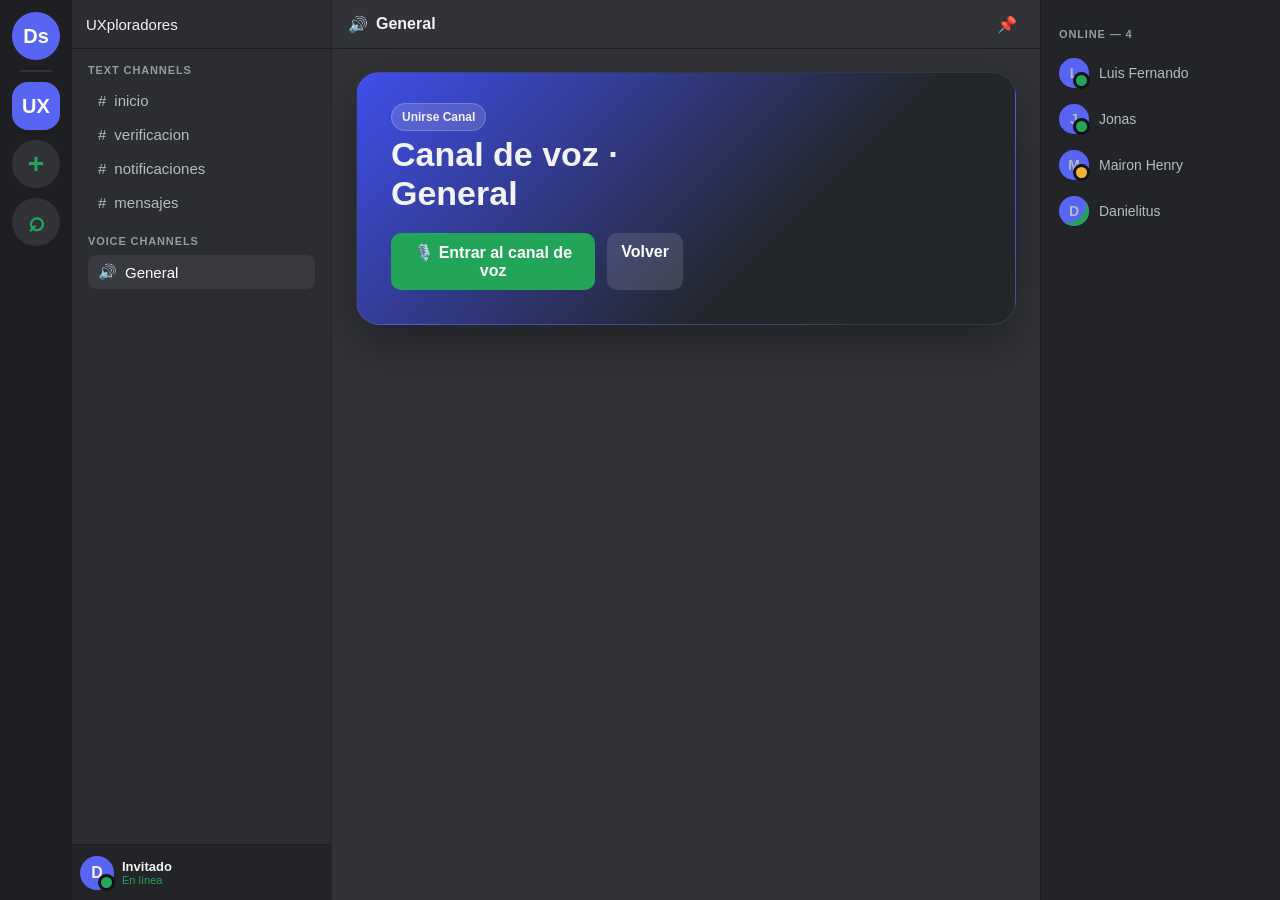
<file: pages/voz.html>
<!DOCTYPE html>
<html lang="es">
<head>
  <meta charset="UTF-8" />
  <meta name="viewport" content="width=device-width, initial-scale=1.0" />
  <title>Escenario: voz</title>
  <link rel="stylesheet" href="../css/base.css" />
  <link rel="stylesheet" href="../css/discord-layout.css" />
  <link rel="stylesheet" href="../css/components.css" />
</head>
<body>
  <main class="app-shell">
    <aside class="server-rail">
      <button class="server-icon discord-logo" onclick="window.location.href='../index.html'">
        Ds
      </button>
      <span class="rail-divider"></span>
      <button class="server-icon ux-server active">UX</button>
      <button class="server-icon add">+</button>
      <button class="server-icon compass">⌕</button>
    </aside>

    <aside class="guild-sidebar">
      <header class="guild-header">
        <h1>UXploradores</h1>
      </header>

      <nav class="channel-list">
        <div class="channel-group">
          <h4>TEXT CHANNELS</h4>
          <a class="channel" href="server-ux.html"><span>#</span>inicio</a>
          <a class="channel" href="verificacion.html"><span>#</span>verificacion</a>
          <a class="channel" href="notificaciones.html"><span>#</span>notificaciones</a>
          <a class="channel" href="mensajes.html"><span>#</span>mensajes</a>
        </div>
        
        <div class="channel-group">
          <h4>VOICE CHANNELS</h4>
          <a class="channel active" href="voz.html"><span>🔊</span>General</a>
          <ul id="sidebarConectados" class="sidebar-voice-members hidden">
            <!-- Se renderizan los conectados al canal desde script.js -->
          </ul>
        </div>
      </nav>

      <footer class="user-panel">
        <div class="avatar small online">D</div>
        <div class="user-meta">
          <strong>Invitado</strong>
          <span>En línea</span>
        </div>
      </footer>
    </aside>

    <section class="content-area">
      <header class="top-bar">
        <div class="channel-title"><span>🔊</span>General</div>
        <div class="top-actions">
          <a class="mobile-home-btn" href="../index.html">Inicio</a>
          <button class="icon-button">📌</button>
        </div>
      </header>

      <div class="discord-home">
        <section class="hero-panel">
          <div>
            <span class="badge">Unirse Canal</span>
            <h2>Canal de voz · General</h2>
            <p></p>
            <div class="hero-actions">
              <button id="btnEntrarCanal" class="join-btn" style="margin-left:0;">🎙️ Entrar al canal de voz</button>
              <button id="btnSalirCanal" class="secondary-btn hidden" style="background: var(--danger);">📴 Salir del canal</button>
              <a class="secondary-btn" href="server-ux.html">Volver</a>
            </div>
          </div>
        </section>

        <!-- Chat del canal de voz (mensajes simulados) -->
        <section id="panelChat" class="chat-panel hidden">
          <header class="chat-panel-header">
            <strong>Mensajes del canal de voz</strong>
            <span class="chat-panel-sub">Conversación reciente · #General</span>
          </header>

          <ul id="listaMensajes" class="chat-messages">
            <!-- Los mensajes se renderizan desde script.js -->
          </ul>

          <form id="formMensaje" class="chat-input-row" autocomplete="off">
            <input
              id="inputMensaje"
              class="chat-input"
              type="text"
              placeholder="Enviar mensaje a #General"
              maxlength="200"
            />
            <button type="submit" class="chat-send-btn" title="Enviar">➤</button>
          </form>
        </section>
      </div>

      <!-- Toast flotante -->
      <div id="toast" class="toast hidden" role="status" aria-live="polite"></div>

      <!-- Modal de confirmación de ingreso al canal de voz -->
      <div id="modalVoz" class="modal-backdrop hidden" aria-hidden="true">
        <div class="modal-card" role="dialog" aria-modal="true" aria-labelledby="modalVozTitulo">
          <button class="modal-close" id="btnCerrarModalVoz" aria-label="Cerrar">×</button>
          <h2 id="modalVozTitulo">¿Confirmar ingreso al canal de voz?</h2>
          <p>Estás a punto de unirte al canal <strong>🔊 General</strong>. Tu micrófono se activará al ingresar.</p>
          <div class="hero-actions" style="justify-content:flex-end;">
            <button id="btnCancelarVoz" class="secondary-btn">Cancelar</button>
            <button id="btnConfirmarVoz" class="primary-btn">Entrar</button>
          </div>
        </div>
      </div>
    </section>

    <aside class="members-panel">
      <h3>ONLINE — 4</h3>
      <div class="member">
        <div class="avatar tiny online">L</div>
        <span>Luis Fernando</span>
      </div>
      <div class="member">
        <div class="avatar tiny online">J</div>
        <span>Jonas</span>
      </div>
      <div class="member">
        <div class="avatar tiny idle">M</div>
        <span>Mairon Henry</span>
      </div>
      <div class="member">
        <div class="avatar tiny green-dot">D</div>
        <span>Danielitus</span>
      </div>
    </aside>
  </main>
  <script src="../js/main.js"></script>
  <script src="../js/script.js"></script>
</body>
</html>
</file>
<file: css/base.css>
:root {
  --bg-900: #1e1f22;
  --bg-850: #232428;
  --bg-800: #2b2d31;
  --bg-700: #313338;
  --bg-600: #383a40;
  --text: #f2f3f5;
  --muted: #b5bac1;
  --soft: #949ba4;
  --brand: #5865f2;
  --brand-hover: #4752c4;
  --green: #23a559;
  --danger: #da373c;
  --yellow: #f0b232;
  --pink: #eb459e;
  --border: rgba(255, 255, 255, 0.08);
  --shadow: 0 18px 50px rgba(0, 0, 0, 0.35);
  --radius: 16px;
}

* {
  box-sizing: border-box;
}

html,
body {
  height: 100%;
  margin: 0;
}

body {
  font-family: Inter, Arial, Helvetica, sans-serif;
  background: var(--bg-900);
  color: var(--text);
  overflow: hidden;
}

a {
  color: inherit;
  text-decoration: none;
}

button,
input {
  font: inherit;
}

button {
  cursor: pointer;
  border: 0;
}

.hidden {
  display: none !important;
}

.muted {
  opacity: 0.55;
}

.full {
  width: 100%;
}
</file>
<file: css/discord-layout.css>
.app-shell {
  height: 100vh;
  display: grid;
  grid-template-columns: 72px 260px minmax(520px, 1fr) 240px;
  background: var(--bg-800);
}

.server-rail {
  background: var(--bg-900);
  padding: 12px 0;
  display: flex;
  flex-direction: column;
  align-items: center;
  gap: 10px;
}

.server-icon {
  width: 48px;
  height: 48px;
  border-radius: 50%;
  background: var(--bg-700);
  color: var(--text);
  font-weight: 800;
  font-size: 20px;
  display: grid;
  place-items: center;
  transition: 0.16s;
  position: relative;
  cursor: pointer;
}

.server-icon[data-tooltip]::after {
  content: attr(data-tooltip);
  position: absolute;
  left: calc(100% + 12px);
  top: 50%;
  transform: translateY(-50%) translateX(-4px);
  background: rgba(18, 18, 20, 0.96);
  color: #fff;
  border: 1px solid rgba(255, 255, 255, 0.08);
  border-radius: 10px;
  padding: 8px 12px;
  font-size: 12px;
  font-weight: 700;
  line-height: 1;
  white-space: nowrap;
  box-shadow: 0 10px 28px rgba(0, 0, 0, 0.35);
  opacity: 0;
  pointer-events: none;
  transition: opacity 0.15s ease, transform 0.15s ease;
  z-index: 20;
}

.server-icon[data-tooltip]::before {
  content: "";
  position: absolute;
  left: calc(100% + 6px);
  top: 50%;
  width: 10px;
  height: 10px;
  transform: translateY(-50%) rotate(45deg) translateX(-2px);
  background: rgba(18, 18, 20, 0.96);
  border-top: 1px solid rgba(255, 255, 255, 0.08);
  border-right: 1px solid rgba(255, 255, 255, 0.08);
  opacity: 0;
  pointer-events: none;
  transition: opacity 0.15s ease, transform 0.15s ease;
  z-index: 19;
}

.server-icon[data-tooltip]:hover::after,
.server-icon[data-tooltip]:hover::before,
.server-icon[data-tooltip]:focus-visible::after,
.server-icon[data-tooltip]:focus-visible::before {
  opacity: 1;
  transform: translateY(-50%) translateX(0);
}

.server-icon:hover,
.server-icon.active {
  border-radius: 16px;
  background: var(--brand);
}

.server-icon.active:before {
  content: "";
  position: absolute;
  left: -12px;
  width: 4px;
  height: 36px;
  border-radius: 0 6px 6px 0;
  background: #fff;
}

.server-icon.add,
.server-icon.compass {
  color: var(--green);
  font-size: 28px;
}

.server-icon.compass {
  line-height: 0.7;
}

.server-icon.add:hover,
.server-icon.compass:hover {
  background: var(--green);
  color: #fff;
}

.server-icon.home-icon {
  font-size: 11px;
  font-weight: 700;
  letter-spacing: 0.5px;
  background: rgba(255, 255, 255, 0.08);
  border: 1px solid rgba(255, 255, 255, 0.12);
  color: rgba(255, 255, 255, 0.65);
  transition: all 0.2s ease;
}

.server-icon.home-icon:hover {
  background: rgba(255, 255, 255, 0.12);
  color: #fff;
  border-color: rgba(255, 255, 255, 0.18);
}

.server-icon.home-icon.active {
  background: #23a55a;
  color: #fff;
  border: 1px solid #23a55a;
  box-shadow: 0 0 12px rgba(35, 165, 90, 0.35);
}

@media (hover: none), (max-width: 768px) {
  .server-icon[data-tooltip]::after,
  .server-icon[data-tooltip]::before {
    display: none;
  }
}

.rail-divider {
  width: 32px;
  height: 2px;
  background: var(--bg-700);
  border-radius: 4px;
}

.guild-sidebar {
  background: var(--bg-800);
  display: flex;
  flex-direction: column;
  min-width: 0;
  border-right: 1px solid rgba(0, 0, 0, 0.2);
}

.guild-header {
  height: 48px;
  padding: 0 14px;
  display: flex;
  align-items: center;
  justify-content: space-between;
  box-shadow: 0 1px 0 rgba(0, 0, 0, 0.35);
}

.guild-header h1 {
  font-size: 15px;
  margin: 0;
  font-weight: 500;
}

.icon-button {
  background: transparent;
  color: var(--muted);
  border-radius: 8px;
  padding: 7px;
  transition: 0.16s;
}

.icon-button:hover {
  background: var(--bg-600);
  color: #fff;
}

.channel-list {
  padding: 0 8px;
  overflow: auto;
  flex: 1;
}

.channel-group {
  margin: 16px 8px 4px;
}

.channel-group h4 {
  font-size: 11px;
  color: var(--soft);
  text-transform: uppercase;
  font-weight: 800;
  margin: 0 0 8px 0;
  letter-spacing: 0.08em;
}

.channel {
  display: flex;
  gap: 8px;
  align-items: center;
  color: var(--muted);
  padding: 8px 10px;
  border-radius: 8px;
  margin: 1px 0;
  font-size: 15px;
  font-weight: 400;
  transition: 0.16s;
  cursor: pointer;
  background: transparent;
  border: none;
  width: 100%;
  text-align: left;
}

.channel:hover,
.channel.active {
  background: var(--bg-600);
  color: #fff;
}

.user-panel {
  height: 56px;
  background: #232428;
  display: flex;
  align-items: center;
  gap: 8px;
  padding: 8px;
  margin-top: auto;
  border-top: 1px solid rgba(0, 0, 0, 0.2);
}

.user-meta {
  display: flex;
  flex-direction: column;
  min-width: 0;
  flex: 1;
}

.user-meta strong {
  font-size: 13px;
}

.user-meta span {
  font-size: 11px;
  color: var(--green);
}

.content-area {
  display: flex;
  flex-direction: column;
  background: var(--bg-700);
  min-width: 0;
}

.top-bar {
  height: 48px;
  display: flex;
  align-items: center;
  gap: 14px;
  padding: 0 16px;
  box-shadow: 0 1px 0 rgba(0, 0, 0, 0.35);
  background: var(--bg-700);
}

.channel-title {
  font-weight: 800;
  display: flex;
  gap: 8px;
}

.top-bar p {
  margin: 0;
  color: var(--muted);
  font-size: 13px;
}

.top-actions {
  margin-left: auto;
  display: flex;
  align-items: center;
  gap: 8px;
}

.discord-home {
  padding: 24px;
  overflow: auto;
  flex: 1;
}


.members-panel {
  background: #232428;
  padding: 18px 10px;
  overflow: auto;
  border-left: 1px solid rgba(0, 0, 0, 0.2);
}

.members-panel h3 {
  font-size: 11px;
  color: var(--soft);
  padding: 0 8px;
  margin: 10px 0;
  text-transform: uppercase;
  letter-spacing: 0.08em;
}

.member {
  display: flex;
  gap: 10px;
  align-items: center;
  padding: 8px;
  border-radius: 8px;
  color: var(--muted);
  font-size: 14px;
  transition: 0.16s;
  cursor: pointer;
}

.member:hover {
  background: var(--bg-600);
  color: #fff;
}

.green-dot {
  box-shadow: inset -7px -7px 0 -4px var(--green);
}

.discord-logo {
  background: var(--brand);
  color: #fff;
  font-weight: 800;
  display: grid;
  place-items: center;
  cursor: pointer;
  transition: 0.16s;
}

.discord-logo:hover {
  border-radius: 16px;
  background: #4752c4;
}

.dm-mode {
  grid-template-columns: 72px 260px minmax(0, 1fr);
}

.dm-sidebar {
  background: #111214;
  display: flex;
  flex-direction: column;
  height: 100vh;
}

.direct-messages {
  padding: 12px 8px;
  flex: 1;
  overflow-y: auto;
}

.dm-section-title {
  display: flex;
  justify-content: space-between;
  color: #949ba4;
  font-size: 12px;
  text-transform: uppercase;
  padding: 8px 8px;
  letter-spacing: 0.08em;
}

.dm-section-title button {
  background: transparent;
  border: 0;
  color: #949ba4;
  font-size: 18px;
  cursor: pointer;
  transition: 0.16s;
}

.dm-user {
  display: flex;
  gap: 10px;
  align-items: center;
  padding: 8px;
  border-radius: 6px;
  text-decoration: none;
  color: #dbdee1;
  transition: 0.16s;
  cursor: pointer;
}

.dm-user:hover {
  background: #2b2d31;
}

.dm-user div:last-child {
  display: flex;
  flex-direction: column;
}

.dm-user strong {
  font-size: 14px;
}

.dm-user span {
  color: #949ba4;
  font-size: 12px;
}

.friends-area {
  background: #17181c;
}

.friends-topbar {
  gap: 18px;
}

.friends-content {
  display: grid;
  grid-template-columns: minmax(0, 1fr) 360px;
  height: calc(100vh - 56px);
}

.friends-list-panel {
  padding: 20px 24px;
  overflow-y: auto;
  border-right: 1px solid #25272c;
}

.search-buttons {
  display: flex;
  flex-direction: row;
  gap: 12px;
  margin-bottom: 22px;
}

.search-btn {
  height: 36px;
  display: inline-flex;
  width: max-content;
  align-items: center;
  justify-content: center;
  gap: 8px;
  background: #5865f2;
  border: 1px solid #5865f2;
  border-radius: 6px;
  color: #ffffff;
  font-size: 13px;
  font-weight: 500;
  cursor: pointer;
  transition: all 0.2s ease;
  padding: 0 16px;
}

.search-btn:hover {
  background: #4752c4;
  border-color: #4752c4;
}

.search-btn:active {
  transform: scale(0.98);
}

.friends-list-panel h3 {
  color: #fff;
  font-size: 13px;
  margin-bottom: 10px;
}

/* Tablet: 769px - 1050px */
@media (max-width: 1050px) and (min-width: 769px) {
  .app-shell {
    grid-template-columns: 72px 200px 1fr;
  }

  .members-panel {
    display: none;
  }

  .guild-sidebar {
    min-width: 200px;
  }

  .channel-group h4 {
    font-size: 10px;
  }

  .channel {
    font-size: 14px;
  }
}

/* Tablet pequeño: max-width 768px */
@media (max-width: 768px) {
  .app-shell {
    grid-template-columns: 56px 160px 1fr;
  }

  .guild-sidebar,
  .members-panel {
    display: none;
  }

  .dm-mode {
    grid-template-columns: 56px 1fr;
  }

  .server-icon {
    width: 42px;
    height: 42px;
    font-size: 18px;
  }

  .icon-button {
    width: 30px;
    height: 30px;
    padding: 5px;
  }

  .top-bar {
    padding: 10px 14px;
    gap: 10px;
  }

  .channel-title {
    font-size: 14px;
  }

  .top-bar p {
    font-size: 12px;
    display: none;
  }

  .search-buttons {
    gap: 8px;
  }
}

/* Móvil: max-width 480px */
@media (max-width: 480px) {
  .app-shell {
    grid-template-columns: 50px 1fr;
  }

  .dm-mode {
    grid-template-columns: 50px 1fr;
  }

  .guild-sidebar {
    display: none !important;
  }

  .server-icon {
    width: 38px;
    height: 38px;
    font-size: 16px;
  }

  .server-rail {
    padding: 6px 0;
    gap: 8px;
  }

  .rail-divider {
    width: 28px;
    height: 1px;
  }

  .top-bar {
    padding: 8px 12px;
    height: 44px;
    gap: 8px;
  }

  .channel-title {
    font-size: 13px;
  }

  .top-actions {
    gap: 4px;
  }

  .icon-button {
    width: 26px;
    height: 26px;
    padding: 4px;
    font-size: 14px;
  }

  .discord-home {
    padding: 16px 12px;
  }

  .friends-list-panel {
    padding: 10px 12px;
  }

  .search-btn {
    font-size: 11px;
    padding: 0 10px;
    height: 32px;
  }

  .dm-user {
    padding: 6px;
  }

  .dm-user strong {
    font-size: 13px;
  }

  .dm-user span {
    font-size: 11px;
  }

  .user-panel {
    height: 50px;
    padding: 6px;
  }

  .user-meta strong {
    font-size: 12px;
  }

  .user-meta span {
    font-size: 10px;
  }
}

.friend-row {
  height: 62px;
  display: flex;
  align-items: center;
  gap: 14px;
  border-top: 1px solid #2b2d31;
  padding: 0 10px;
  border-radius: 8px;
}

.friend-row:hover {
  background: #2b2d31;
}

.friend-info {
  display: flex;
  flex-direction: column;
  gap: 3px;
}

.friend-info strong {
  color: #fff;
  font-size: 15px;
}

.friend-info span {
  color: #949ba4;
  font-size: 13px;
}

.friend-actions {
  margin-left: auto;
  display: flex;
  gap: 10px;
}

.friend-actions button {
  width: 34px;
  height: 34px;
  border-radius: 50%;
  border: 0;
  background: #2b2d31;
  color: #b5bac1;
  cursor: pointer;
}

.activity-panel {
  padding: 20px 14px;
  overflow-y: auto;
}

.activity-panel h2 {
  font-size: 20px;
  color: #fff;
  margin-bottom: 14px;
}

.activity-card {
  background: #232428;
  border-radius: 14px;
  padding: 14px;
  margin-bottom: 12px;
  color: #dbdee1;
}

.mobile-quicknav {
  display: none;
}

.ux-server {
  background: #2b2d31;
  color: #fff;
}

@media (max-width: 768px) {
  body {
    overflow: auto;
  }

  .app-shell,
  .dm-mode {
    height: auto;
    min-height: 100dvh;
    grid-template-columns: 1fr;
  }

  .server-rail,
  .guild-sidebar {
    display: none !important;
  }

  .content-area {
    min-height: 100dvh;
    background: linear-gradient(180deg, #232428 0%, #17181c 100%);
  }

  .top-bar {
    position: sticky;
    top: 0;
    z-index: 5;
    background: rgba(43, 45, 49, 0.96);
    backdrop-filter: blur(12px);
    border-bottom: 1px solid rgba(255, 255, 255, 0.04);
  }

  .mobile-quicknav {
    display: grid;
    grid-template-columns: repeat(2, minmax(0, 1fr));
    gap: 8px;
    padding: 12px 12px 0;
  }

  .mobile-quicknav-item {
    display: flex;
    align-items: center;
    justify-content: center;
    min-height: 36px;
    border-radius: 999px;
    background: #232428;
    border: 1px solid rgba(255, 255, 255, 0.06);
    color: #dbdee1;
    font-size: 12px;
    font-weight: 700;
    letter-spacing: 0.01em;
  }

  .mobile-quicknav-item.active {
    background: #5865f2;
    border-color: #5865f2;
    color: #fff;
  }

  .friends-content {
    grid-template-columns: 1fr;
    height: auto;
    gap: 12px;
    padding: 12px;
  }

  .friends-list-panel,
  .activity-panel {
    border: 1px solid rgba(255, 255, 255, 0.05);
    border-radius: 18px;
    background: #232428;
  }

  .friends-list-panel {
    padding: 14px;
    border-right: 0;
  }

  .activity-panel {
    padding: 14px;
  }

  .search-buttons {
    display: grid;
    grid-template-columns: 1fr 1fr;
    gap: 8px;
    margin-bottom: 16px;
  }

  .search-btn {
    width: 100%;
    max-width: none;
    height: 38px;
    padding: 0 10px;
  }

  .friend-row {
    height: auto;
    padding: 10px 8px;
    gap: 10px;
    border-top: 1px solid rgba(255, 255, 255, 0.06);
  }

  .friend-row:first-of-type {
    border-top: 0;
  }

  .friend-info strong {
    font-size: 14px;
  }

  .friend-info span {
    font-size: 12px;
  }

  .friend-actions button {
    width: 32px;
    height: 32px;
  }

  .activity-panel h2 {
    font-size: 18px;
    margin-bottom: 12px;
  }

  .activity-card {
    margin-bottom: 10px;
    padding: 12px;
  }
}

@media (max-width: 480px) {
  .top-bar {
    height: auto;
    padding: 10px 12px;
    flex-wrap: wrap;
    gap: 8px;
  }

  .channel-title {
    width: 100%;
    font-size: 16px;
  }

  .top-actions {
    margin-left: 0;
    margin-top: 2px;
  }

  .mobile-quicknav {
    padding: 10px 12px 0;
    gap: 6px;
  }

  .mobile-quicknav-item {
    min-height: 34px;
    font-size: 11px;
  }

  .friends-content {
    padding: 10px;
    gap: 10px;
  }

  .friends-list-panel,
  .activity-panel {
    border-radius: 16px;
    padding: 12px;
  }

  .search-buttons {
    grid-template-columns: 1fr;
  }

  .friend-row {
    padding: 10px 4px;
  }

  .friend-actions {
    gap: 6px;
  }

  .friend-actions button {
    width: 30px;
    height: 30px;
  }

  .activity-card {
    border-radius: 12px;
  }
}
</file>
<file: css/components.css>
.search-box {
  height: 38px;
  background: var(--bg-900);
  border-radius: 10px;
  display: flex;
  align-items: center;
  gap: 8px;
  padding: 0 11px;
  border: 1px solid var(--border);
}

.search-box input {
  background: transparent;
  border: 0;
  outline: 0;
  color: var(--text);
  width: 100%;
}

.search-box.large {
  height: 46px;
  margin: 18px 0;
}

.hero-panel {
  display: grid;
  grid-template-columns: 1fr 280px;
  gap: 18px;
  background: linear-gradient(135deg, #404eed, #23272a 65%);
  border-radius: 24px;
  padding: 34px;
  border: 1px solid var(--border);
  box-shadow: var(--shadow);
}

.hero-panel h2 {
  font-size: 34px;
  margin: 10px 0;
}

.hero-panel p {
  color: #dfe3ff;
  line-height: 1.55;
  max-width: 680px;
}

.badge {
  background: rgba(255, 255, 255, 0.14);
  border: 1px solid rgba(255, 255, 255, 0.2);
  border-radius: 999px;
  padding: 6px 10px;
  font-size: 12px;
  font-weight: 800;
}

.hero-actions {
  display: flex;
  gap: 12px;
  margin-top: 20px;
}

.primary-btn,
.secondary-btn,
.join-btn {
  border-radius: 10px;
  padding: 10px 14px;
  font-weight: 800;
}

.primary-btn {
  background: var(--brand);
  color: #fff;
}

.primary-btn:hover {
  background: var(--brand-hover);
}

.secondary-btn {
  background: rgba(255, 255, 255, 0.12);
  color: #fff;
}

.join-btn {
  background: var(--green);
  color: #fff;
  margin-left: auto;
}

.modal-backdrop {
  position: fixed;
  inset: 0;
  background: rgba(0, 0, 0, 0.65);
  display: grid;
  place-items: center;
  z-index: 10;
}

.modal-card {
  width: min(480px, 92vw);
  background: var(--bg-800);
  border-radius: 20px;
  padding: 24px;
  border: 1px solid var(--border);
  box-shadow: var(--shadow);
  position: relative;
}

.modal-card h2 {
  margin-top: 0;
}

.modal-card p {
  color: var(--muted);
  line-height: 1.5;
}

.modal-close {
  position: absolute;
  right: 14px;
  top: 12px;
  background: transparent;
  color: var(--muted);
  font-size: 26px;
}

.avatar {
  position: relative;
  border-radius: 50%;
  background: var(--brand);
  display: grid;
  place-items: center;
  font-weight: 800;
}

.avatar.small {
  width: 34px;
  height: 34px;
}

.avatar.tiny {
  width: 30px;
  height: 30px;
}

.avatar.medium {
  width: 36px;
  height: 36px;
  font-size: 15px;
}

.avatar.online::after,
.avatar.idle::after,
.avatar.dnd::after,
.avatar.offline::after {
  content: "";
  position: absolute;
  right: -1px;
  bottom: -1px;
  width: 11px;
  height: 11px;
  border: 3px solid #111214;
  border-radius: 50%;
}

.avatar.online::after {
  background: #23a55a;
}

.avatar.idle::after {
  background: #f0b232;
}

.avatar.dnd::after {
  background: #f23f43;
}

.avatar.offline::after {
  background: #80848e;
}

@media (max-width: 1050px) {
  .app-shell {
    grid-template-columns: 72px 240px 1fr;
  }

  .members-panel {
    display: none;
  }

  .hero-panel {
    grid-template-columns: 1fr;
    padding: 28px;
  }

  .hero-panel h2 {
    font-size: 28px;
  }

  .friends-content {
    grid-template-columns: 1fr 300px;
  }
}

/* ============================================
   Escenario 4 — Panel de notificaciones
   ============================================ */
.settings-panel {
  background: var(--bg-800);
  border: 1px solid var(--border);
  border-radius: 20px;
  padding: 26px 28px;
  margin-top: 18px;
  box-shadow: var(--shadow);
}

.settings-panel h3 {
  margin: 0 0 6px;
  font-size: 18px;
}

.settings-help {
  color: var(--muted);
  margin: 0 0 18px;
  font-size: 14px;
  line-height: 1.5;
}

.switch-list {
  list-style: none;
  padding: 0;
  margin: 0;
  display: flex;
  flex-direction: column;
  gap: 4px;
}

.switch-row {
  display: flex;
  align-items: center;
  justify-content: space-between;
  gap: 16px;
  padding: 14px 4px;
  border-bottom: 1px solid var(--border);
}

.switch-row:last-child {
  border-bottom: 0;
}

.switch-info strong {
  display: block;
  font-size: 15px;
  margin-bottom: 2px;
}

.switch-info span {
  color: var(--muted);
  font-size: 13px;
}

/* Switch tipo toggle (estilo Discord) */
.switch {
  position: relative;
  display: inline-block;
  width: 44px;
  height: 24px;
  flex-shrink: 0;
}

.switch input {
  opacity: 0;
  width: 0;
  height: 0;
}

.switch .slider {
  position: absolute;
  cursor: pointer;
  inset: 0;
  background: var(--bg-600);
  border-radius: 999px;
  transition: 0.18s;
}

.switch .slider::before {
  content: "";
  position: absolute;
  height: 18px;
  width: 18px;
  left: 3px;
  top: 3px;
  background: #fff;
  border-radius: 50%;
  transition: 0.18s;
}

.switch input:checked + .slider {
  background: var(--green);
}

.switch input:checked + .slider::before {
  transform: translateX(20px);
}

.settings-actions {
  display: flex;
  justify-content: flex-end;
  gap: 12px;
  margin-top: 22px;
}

/* ============================================
   Toast flotante de confirmación
   ============================================ */
.toast {
  position: fixed;
  bottom: 28px;
  left: 50%;
  transform: translateX(-50%) translateY(12px);
  background: var(--bg-900);
  color: var(--text);
  border: 1px solid var(--border);
  border-left: 3px solid var(--green);
  padding: 12px 18px;
  border-radius: 10px;
  box-shadow: var(--shadow);
  font-size: 14px;
  font-weight: 600;
  opacity: 0;
  pointer-events: none;
  transition: opacity 0.2s ease, transform 0.2s ease;
  z-index: 50;
}

.toast.show {
  opacity: 1;
  transform: translateX(-50%) translateY(0);
}

.toast.hidden {
  display: none !important;
}

/* ============================================
   Indicador en la barra lateral cuando estás conectado
   ============================================ */
@keyframes pulseDot {
  0%, 100% { box-shadow: 0 0 0 3px rgba(35, 165, 89, 0.18); }
  50%      { box-shadow: 0 0 0 6px rgba(35, 165, 89, 0.05); }
}

@keyframes msgIn {
  from { opacity: 0; transform: translateY(4px); }
  to   { opacity: 1; transform: translateY(0); }
}

/* Indicador en la barra lateral cuando estás conectado */
.channel.in-voice::after {
  content: "●";
  margin-left: auto;
  color: var(--green);
  font-size: 10px;
  animation: pulseDot 1.6s ease-in-out infinite;
}

/* Lista de usuarios conectados al canal de voz, dentro del sidebar */
.sidebar-voice-members {
  list-style: none;
  padding: 4px 0 8px 24px;
  margin: 0;
  display: flex;
  flex-direction: column;
  gap: 2px;
}

.sidebar-voice-member {
  display: flex;
  align-items: center;
  gap: 8px;
  padding: 4px 8px;
  border-radius: 6px;
  font-size: 13px;
  color: var(--muted);
  cursor: default;
  transition: background 0.12s, color 0.12s;
  animation: msgIn 0.2s ease;
}

.sidebar-voice-member:hover {
  background: var(--bg-700);
  color: var(--text);
}

.sidebar-voice-member.is-you {
  color: #a8b1ff;
  font-weight: 600;
}

.sidebar-voice-member .avatar {
  width: 22px;
  height: 22px;
  font-size: 10px;
}

.sidebar-voice-member .avatar::after {
  width: 8px;
  height: 8px;
  border-width: 2px;
}

.sidebar-voice-member-name {
  flex: 1;
  white-space: nowrap;
  overflow: hidden;
  text-overflow: ellipsis;
}

.sidebar-voice-mic {
  font-size: 11px;
  opacity: 0.6;
}

/* ============================================
   Chat simulado del canal de voz
   ============================================ */
.chat-panel {
  background: var(--bg-800);
  border: 1px solid var(--border);
  border-radius: 20px;
  padding: 22px 24px;
  margin-top: 18px;
  box-shadow: var(--shadow);
  animation: voicePanelIn 0.3s ease;
  display: flex;
  flex-direction: column;
}

.chat-panel-header {
  display: flex;
  flex-direction: column;
  gap: 2px;
  padding-bottom: 14px;
  border-bottom: 1px solid var(--border);
  margin-bottom: 14px;
}

.chat-panel-header strong {
  font-size: 15px;
}

.chat-panel-sub {
  color: var(--muted);
  font-size: 12px;
}

.chat-messages {
  list-style: none;
  padding: 4px 2px;
  margin: 0;
  display: flex;
  flex-direction: column;
  gap: 14px;
  max-height: 320px;
  overflow-y: auto;
}

/* Scrollbar estilo Discord */
.chat-messages::-webkit-scrollbar {
  width: 8px;
}
.chat-messages::-webkit-scrollbar-thumb {
  background: var(--bg-600);
  border-radius: 4px;
}
.chat-messages::-webkit-scrollbar-track {
  background: transparent;
}

.chat-message {
  display: grid;
  grid-template-columns: 38px 1fr;
  gap: 12px;
  align-items: flex-start;
  animation: msgIn 0.25s ease;
}

@keyframes msgIn {
  from { opacity: 0; transform: translateY(4px); }
  to   { opacity: 1; transform: translateY(0); }
}

.chat-message .avatar {
  width: 38px;
  height: 38px;
  font-size: 14px;
}

.chat-message-body {
  min-width: 0;
}

.chat-message-head {
  display: flex;
  align-items: baseline;
  gap: 8px;
  margin-bottom: 3px;
}

.chat-message-name {
  font-weight: 700;
  font-size: 14px;
  color: var(--text);
}

.chat-message.is-you .chat-message-name {
  color: #a8b1ff;
}

.chat-message-time {
  color: var(--soft);
  font-size: 11px;
}

.chat-message-text {
  color: var(--muted);
  font-size: 14px;
  line-height: 1.45;
  word-wrap: break-word;
}

/* Input para enviar mensajes */
.chat-input-row {
  display: flex;
  align-items: center;
  gap: 8px;
  margin-top: 14px;
  padding: 10px 14px;
  background: var(--bg-700);
  border-radius: 10px;
  border: 1px solid var(--border);
}

.chat-input {
  flex: 1;
  background: transparent;
  border: 0;
  outline: 0;
  color: var(--text);
  font-size: 14px;
}

.chat-input::placeholder {
  color: var(--soft);
}

.chat-send-btn {
  background: var(--brand);
  color: #fff;
  width: 32px;
  height: 32px;
  border-radius: 50%;
  display: grid;
  place-items: center;
  font-size: 14px;
  transition: 0.15s;
}

.chat-send-btn:hover {
  background: var(--brand-hover);
  transform: translateX(1px);
}

/* ============================================
   Mejoras del panel de notificaciones (Escenario 4)
   ============================================ */
.settings-header {
  display: flex;
  align-items: flex-start;
  justify-content: space-between;
  gap: 12px;
  margin-bottom: 6px;
}

.settings-block {
  margin-top: 22px;
  padding-top: 18px;
  border-top: 1px solid var(--border);
}

.settings-block:first-of-type {
  border-top: 0;
  padding-top: 0;
  margin-top: 18px;
}

.settings-block-title {
  font-size: 12px;
  letter-spacing: 0.06em;
  text-transform: uppercase;
  color: var(--soft);
  margin: 0 0 12px;
  font-weight: 700;
}

/* Botón fantasma (ghost) para acciones secundarias */
.ghost-btn {
  background: transparent;
  color: var(--muted);
  border: 1px solid var(--border);
  border-radius: 8px;
  padding: 6px 12px;
  font-size: 13px;
  font-weight: 600;
  cursor: pointer;
  transition: 0.15s;
}
.ghost-btn:hover {
  background: var(--bg-700);
  color: var(--text);
}

/* Modo Do Not Disturb — tarjetas radio */
.dnd-options {
  display: grid;
  grid-template-columns: repeat(3, 1fr);
  gap: 10px;
}

.dnd-option {
  cursor: pointer;
}
.dnd-option input {
  position: absolute;
  opacity: 0;
  pointer-events: none;
}
.dnd-card {
  display: flex;
  flex-direction: column;
  align-items: center;
  gap: 4px;
  padding: 14px 10px;
  background: var(--bg-700);
  border: 2px solid transparent;
  border-radius: 12px;
  transition: 0.15s;
  text-align: center;
}
.dnd-card .dnd-icon {
  font-size: 22px;
  margin-bottom: 4px;
}
.dnd-card strong {
  font-size: 14px;
}
.dnd-card small {
  color: var(--muted);
  font-size: 11px;
  line-height: 1.3;
}
.dnd-option input:checked + .dnd-card {
  border-color: var(--brand);
  background: rgba(88, 101, 242, 0.12);
}
.dnd-option:hover .dnd-card {
  background: var(--bg-600);
}

/* Switch row con icono y badge */
.switch-icon {
  width: 36px;
  height: 36px;
  border-radius: 10px;
  background: var(--bg-700);
  display: grid;
  place-items: center;
  font-size: 16px;
  flex-shrink: 0;
  margin-right: 12px;
}

.silenced-badge {
  background: var(--danger);
  color: #fff;
  font-size: 10px;
  font-weight: 700;
  padding: 3px 8px;
  border-radius: 999px;
  letter-spacing: 0.04em;
  text-transform: uppercase;
  margin-right: 12px;
  animation: msgIn 0.2s ease;
}

/* Switch tamaño pequeño (para horario) */
.switch.small {
  width: 36px;
  height: 20px;
}
.switch.small .slider::before {
  height: 14px;
  width: 14px;
}
.switch.small input:checked + .slider::before {
  transform: translateX(16px);
}

/* Horario programado */
.schedule-row {
  display: flex;
  align-items: center;
  gap: 10px;
  flex-wrap: wrap;
  padding: 4px 0;
}
.schedule-label {
  font-size: 14px;
  color: var(--muted);
}
.time-input {
  background: var(--bg-700);
  color: var(--text);
  border: 1px solid var(--border);
  border-radius: 8px;
  padding: 6px 10px;
  font-size: 14px;
  cursor: pointer;
  transition: 0.15s;
}
.time-input:disabled {
  opacity: 0.4;
  cursor: not-allowed;
}
.time-input:not(:disabled):hover {
  border-color: var(--brand);
}

/* Vista previa */
.preview-card {
  display: flex;
  align-items: center;
  gap: 14px;
  padding: 14px 16px;
  background: var(--bg-900);
  border: 1px solid var(--border);
  border-left: 3px solid var(--brand);
  border-radius: 10px;
  transition: 0.2s;
}
.preview-card.is-muted {
  border-left-color: var(--soft);
  opacity: 0.55;
}
.preview-icon {
  font-size: 24px;
  width: 40px;
  height: 40px;
  display: grid;
  place-items: center;
  background: var(--bg-700);
  border-radius: 50%;
  flex-shrink: 0;
}
.preview-body {
  flex: 1;
  display: flex;
  flex-direction: column;
  gap: 2px;
  min-width: 0;
}
.preview-body strong {
  font-size: 14px;
}
.preview-body span {
  color: var(--muted);
  font-size: 13px;
  white-space: nowrap;
  overflow: hidden;
  text-overflow: ellipsis;
}

/* Toast con botón "Deshacer" */
.toast-action-btn {
  background: transparent;
  color: var(--brand);
  border: 0;
  font-weight: 700;
  margin-left: 12px;
  cursor: pointer;
  font-size: 13px;
  text-transform: uppercase;
  letter-spacing: 0.04em;
}
.toast-action-btn:hover {
  text-decoration: underline;
}

@media (max-width: 700px) {
  .dnd-options {
    grid-template-columns: 1fr;
  }

  .friends-content {
    grid-template-columns: 1fr;
    height: auto;
  }
}

/* ============================================
   Escenario "mensajes" — Chat completo estilo Discord
   ============================================ */
.messages-view {
  display: flex;
  flex-direction: column;
  height: 100%;
  position: relative;
}

/* Bienvenida del canal */
.channel-welcome {
  padding: 24px 28px 8px;
}
.welcome-icon {
  width: 72px;
  height: 72px;
  border-radius: 50%;
  background: var(--bg-700);
  color: var(--text);
  display: grid;
  place-items: center;
  font-size: 36px;
  font-weight: 800;
  margin-bottom: 14px;
}
.channel-welcome h2 {
  font-size: 28px;
  margin: 0 0 6px;
}
.channel-welcome p {
  color: var(--muted);
  margin: 0;
  font-size: 15px;
}

/* Lista de mensajes */
.msg-list {
  list-style: none;
  margin: 0;
  padding: 12px 0 8px;
  flex: 1;
  overflow-y: auto;
  display: flex;
  flex-direction: column;
}
.msg-list::-webkit-scrollbar { width: 8px; }
.msg-list::-webkit-scrollbar-thumb { background: var(--bg-600); border-radius: 4px; }
.msg-list::-webkit-scrollbar-track { background: transparent; }

/* Separador de fecha */
.day-divider {
  display: flex;
  align-items: center;
  gap: 12px;
  padding: 14px 28px 6px;
  color: var(--soft);
  font-size: 12px;
  font-weight: 700;
  letter-spacing: 0.04em;
}
.day-divider::before,
.day-divider::after {
  content: "";
  flex: 1;
  height: 1px;
  background: var(--border);
}

/* Mensaje individual */
.msg-item {
  display: grid;
  grid-template-columns: 56px 1fr;
  padding: 2px 28px;
  position: relative;
  transition: background 0.1s;
}
.msg-item:hover {
  background: rgba(0, 0, 0, 0.18);
}
.msg-item.is-grouped {
  padding-top: 0;
  padding-bottom: 0;
}
.msg-item.is-grouped .msg-avatar,
.msg-item.is-grouped .msg-head {
  display: none;
}
.msg-item.is-grouped .msg-hover-time {
  display: block;
}
.msg-item.is-first {
  margin-top: 14px;
}
.msg-item.is-editing {
  background: rgba(88, 101, 242, 0.08);
}
.msg-item.is-deleted .msg-text {
  color: var(--soft);
  font-style: italic;
}

.msg-avatar {
  grid-column: 1;
  grid-row: 1 / span 2;
  margin-top: 4px;
}
.msg-avatar .avatar {
  width: 40px;
  height: 40px;
  font-size: 14px;
}

.msg-body {
  grid-column: 2;
  min-width: 0;
}

.msg-head {
  display: flex;
  align-items: baseline;
  gap: 8px;
  margin-bottom: 2px;
}
.msg-name {
  font-weight: 700;
  font-size: 15px;
  color: var(--text);
}
.msg-name.is-you { color: #a8b1ff; }
.msg-time {
  color: var(--soft);
  font-size: 11px;
}

.msg-hover-time {
  display: none;
  position: absolute;
  left: 6px;
  top: 4px;
  font-size: 10px;
  color: var(--soft);
  width: 44px;
  text-align: center;
  opacity: 0;
  transition: opacity 0.1s;
}
.msg-item.is-grouped:hover .msg-hover-time {
  opacity: 1;
}

.msg-text {
  color: #dbdee1;
  font-size: 15px;
  line-height: 1.4;
  word-wrap: break-word;
  white-space: pre-wrap;
}
.msg-edited-tag {
  color: var(--soft);
  font-size: 10px;
  margin-left: 6px;
}

/* Cita de respuesta */
.msg-reply-quote {
  display: flex;
  align-items: center;
  gap: 8px;
  margin-bottom: 4px;
  padding-left: 8px;
  border-left: 2px solid var(--bg-600);
  color: var(--muted);
  font-size: 13px;
  cursor: pointer;
}
.msg-reply-quote:hover { color: var(--text); }
.msg-reply-quote .avatar { width: 16px; height: 16px; font-size: 9px; }
.msg-reply-quote strong { color: #a8b1ff; }
.msg-reply-quote-text {
  white-space: nowrap;
  overflow: hidden;
  text-overflow: ellipsis;
  max-width: 60%;
  opacity: 0.8;
}

/* Imagen adjunta simulada */
.msg-attachment {
  margin-top: 6px;
  width: 220px;
  height: 140px;
  border-radius: 8px;
  background: linear-gradient(135deg, var(--brand) 0%, var(--pink) 100%);
  display: grid;
  place-items: center;
  color: #fff;
  font-size: 32px;
  font-weight: 800;
  letter-spacing: 0.05em;
  box-shadow: var(--shadow);
}

/* Reacciones */
.msg-reactions {
  display: flex;
  flex-wrap: wrap;
  gap: 4px;
  margin-top: 6px;
}
.reaction-pill {
  display: inline-flex;
  align-items: center;
  gap: 6px;
  padding: 2px 8px;
  background: var(--bg-700);
  border: 1px solid var(--border);
  border-radius: 999px;
  font-size: 13px;
  cursor: pointer;
  transition: 0.12s;
}
.reaction-pill:hover {
  background: var(--bg-600);
  border-color: rgba(88, 101, 242, 0.4);
}
.reaction-pill.is-mine {
  background: rgba(88, 101, 242, 0.18);
  border-color: var(--brand);
  color: #cdd2ff;
}
.reaction-count {
  font-size: 12px;
  font-weight: 600;
}

/* Acciones flotantes (hover) */
.msg-actions {
  position: absolute;
  top: -16px;
  right: 28px;
  display: none;
  background: var(--bg-800);
  border: 1px solid var(--border);
  border-radius: 8px;
  box-shadow: var(--shadow);
  z-index: 2;
}
.msg-item:hover .msg-actions {
  display: flex;
}
.msg-action-btn {
  background: transparent;
  color: var(--muted);
  width: 32px;
  height: 32px;
  font-size: 15px;
  display: grid;
  place-items: center;
  transition: 0.12s;
}
.msg-action-btn:hover {
  color: var(--text);
  background: var(--bg-700);
}
.msg-action-btn.danger:hover {
  color: var(--danger);
}

/* Edición inline */
.msg-edit-area {
  width: 100%;
  background: var(--bg-700);
  border: 1px solid var(--border);
  border-radius: 8px;
  padding: 8px 12px;
  color: var(--text);
  font-size: 14px;
  font-family: inherit;
  resize: none;
  outline: none;
  min-height: 36px;
}
.msg-edit-hint {
  font-size: 11px;
  color: var(--soft);
  margin-top: 4px;
}
.msg-edit-hint kbd {
  background: var(--bg-700);
  padding: 1px 5px;
  border-radius: 3px;
  font-size: 10px;
  font-family: monospace;
}

/* Indicador "está escribiendo" */
.typing-indicator {
  display: flex;
  align-items: center;
  gap: 8px;
  padding: 4px 28px 6px;
  font-size: 13px;
  color: var(--muted);
  height: 24px;
}
.typing-dots {
  display: inline-flex;
  gap: 3px;
}
.typing-dots span {
  width: 5px;
  height: 5px;
  border-radius: 50%;
  background: var(--soft);
  animation: typingBounce 1.2s infinite;
}
.typing-dots span:nth-child(2) { animation-delay: 0.15s; }
.typing-dots span:nth-child(3) { animation-delay: 0.3s; }
@keyframes typingBounce {
  0%, 60%, 100% { transform: translateY(0); opacity: 0.4; }
  30% { transform: translateY(-4px); opacity: 1; }
}

/* Banner de respuesta */
.reply-banner {
  display: flex;
  align-items: center;
  justify-content: space-between;
  padding: 6px 16px;
  margin: 0 16px;
  background: var(--bg-700);
  border-radius: 8px 8px 0 0;
  font-size: 13px;
  color: var(--muted);
}
.reply-banner strong { color: #a8b1ff; }
.reply-cancel {
  background: transparent;
  color: var(--muted);
  font-size: 18px;
  width: 22px;
  height: 22px;
  border-radius: 4px;
}
.reply-cancel:hover { background: var(--bg-600); color: var(--text); }

/* Barra de envío */
.msg-input-bar {
  display: flex;
  align-items: flex-end;
  gap: 6px;
  margin: 4px 16px 16px;
  padding: 8px 12px;
  background: var(--bg-700);
  border-radius: 10px;
  position: relative;
}
.msg-input-bar:focus-within {
  outline: 1px solid rgba(88, 101, 242, 0.4);
}
.msg-textarea {
  flex: 1;
  background: transparent;
  border: 0;
  outline: 0;
  color: var(--text);
  font-size: 15px;
  font-family: inherit;
  line-height: 1.4;
  resize: none;
  max-height: 200px;
  padding: 6px 0;
}
.msg-textarea::placeholder { color: var(--soft); }
.msg-attach-btn,
.msg-emoji-btn {
  background: transparent;
  color: var(--muted);
  width: 32px;
  height: 32px;
  font-size: 18px;
  border-radius: 50%;
  display: grid;
  place-items: center;
  flex-shrink: 0;
  transition: 0.12s;
}
.msg-attach-btn:hover,
.msg-emoji-btn:hover {
  color: var(--text);
  background: var(--bg-600);
}
.msg-send-btn {
  background: var(--brand);
  color: #fff;
  width: 34px;
  height: 34px;
  border-radius: 50%;
  font-size: 14px;
  display: grid;
  place-items: center;
  flex-shrink: 0;
  transition: 0.15s;
}
.msg-send-btn:hover { background: var(--brand-hover); }
.msg-send-btn:disabled { opacity: 0.4; cursor: not-allowed; }

.msg-char-count {
  font-size: 11px;
  color: var(--soft);
  align-self: center;
  padding: 0 6px;
}
.msg-char-count.is-warning { color: var(--yellow); }
.msg-char-count.is-danger { color: var(--danger); }

/* Picker de emojis */
.emoji-picker {
  position: absolute;
  bottom: calc(100% + 6px);
  right: 8px;
  background: var(--bg-800);
  border: 1px solid var(--border);
  border-radius: 12px;
  padding: 8px;
  box-shadow: var(--shadow);
  display: grid;
  grid-template-columns: repeat(6, 32px);
  gap: 2px;
  z-index: 5;
}
.emoji-picker button {
  background: transparent;
  width: 32px;
  height: 32px;
  border-radius: 6px;
  font-size: 18px;
  display: grid;
  place-items: center;
}
.emoji-picker button:hover { background: var(--bg-700); }

@media (max-width: 768px) {
  .hero-panel {
    padding: 20px;
    grid-template-columns: 1fr;
  }

  .hero-panel h2 {
    font-size: 24px;
  }

  .hero-panel p {
    font-size: 14px;
    max-width: 100%;
  }

  .hero-actions {
    flex-wrap: wrap;
  }

  .modal-card {
    width: 90vw;
    padding: 20px;
  }

  .modal-close {
    font-size: 24px;
  }

  .primary-btn,
  .secondary-btn,
  .join-btn {
    font-size: 13px;
  }

  .server-item {
    padding: 10px;
  }

  .channel-welcome {
    padding: 20px;
  }

  .welcome-icon {
    width: 56px;
    height: 56px;
    font-size: 28px;
  }

  .channel-welcome h2 {
    font-size: 22px;
  }

  .settings-panel {
    padding: 18px 16px;
  }

  .switch-row {
    gap: 12px;
  }
}

@media (max-width: 480px) {
  .hero-panel {
    padding: 14px;
    gap: 10px;
  }

  .hero-panel h2 {
    font-size: 18px;
    margin: 6px 0;
  }

  .hero-panel p {
    font-size: 12px;
  }

  .badge {
    font-size: 10px;
    padding: 4px 8px;
  }

  .modal-card {
    width: 90vw;
    padding: 14px;
  }

  .modal-card h2 {
    font-size: 16px;
  }

  .modal-card p {
    font-size: 12px;
  }

  .primary-btn,
  .secondary-btn,
  .join-btn {
    padding: 6px 10px;
    font-size: 12px;
  }

  .search-box {
    height: 32px;
    margin: 10px 0;
  }

  .search-box.large {
    height: 36px;
    margin: 8px 0;
  }

  .server-item {
    padding: 8px;
  }

  .channel-welcome {
    padding: 16px;
  }

  .welcome-icon {
    width: 48px;
    height: 48px;
    font-size: 24px;
  }

  .channel-welcome h2 {
    font-size: 18px;
    margin: 0 0 4px;
  }

  .channel-welcome p {
    font-size: 12px;
  }

  .settings-panel {
    padding: 12px;
    margin-top: 10px;
  }

  .settings-panel h3 {
    font-size: 14px;
    margin-bottom: 6px;
  }

  .settings-help {
    font-size: 12px;
    margin-bottom: 12px;
  }

  .switch-list {
    gap: 12px;
  }

  .server-item-icon {
    width: 32px;
    height: 32px;
    font-size: 12px;
  }

  .server-item-name {
    font-size: 12px;
  }

  .server-join-btn {
    padding: 3px 8px;
    font-size: 11px;
  }

  .emoji-picker {
    grid-template-columns: repeat(4, 28px);
    gap: 1px;
  }

  .emoji-picker button {
    width: 28px;
    height: 28px;
    font-size: 16px;
  }
}

@media (max-width: 380px) {
  .hero-panel {
    padding: 12px;
    gap: 10px;
  }

  .hero-panel h2 {
    font-size: 18px;
    margin: 4px 0;
  }

  .hero-panel p {
    font-size: 11px;
  }

  .primary-btn,
  .secondary-btn,
  .join-btn {
    padding: 5px 8px;
    font-size: 11px;
  }

  .modal-card {
    width: min(280px, 90vw);
    padding: 12px;
  }

  .modal-card h2 {
    font-size: 16px;
    margin-bottom: 6px;
  }

  .search-box {
    height: 30px;
  }

  .welcome-icon {
    width: 40px;
    height: 40px;
    font-size: 20px;
  }

  .channel-welcome h2 {
    font-size: 16px;
  }

  .settings-panel {
    padding: 12px;
  }

  .settings-panel h3 {
    font-size: 13px;
  }

  .emoji-picker {
    grid-template-columns: repeat(3, 24px);
  }

  .emoji-picker button {
    width: 24px;
    height: 24px;
    font-size: 14px;
  }
}

@media (max-width: 768px) {
  html,
  body {
    min-height: 100%;
  }

  body {
    overflow-x: hidden;
    overflow-y: auto;
    background: #17181c;
  }

  .app-shell,
  .dm-mode,
  .friends-content {
    display: grid;
    grid-template-columns: 1fr !important;
    width: 100%;
    min-width: 0;
  }

  .app-shell {
    min-height: 100dvh;
    height: auto;
  }

  .server-rail,
  .guild-sidebar,
  .members-panel {
    display: none !important;
  }

  .content-area {
    min-width: 0;
    width: 100%;
    min-height: 100dvh;
    background: linear-gradient(180deg, #2b2d31 0%, #17181c 100%);
  }

  .top-bar {
    position: sticky;
    top: 0;
    z-index: 20;
    height: auto;
    min-height: 56px;
    padding: 12px 14px;
    gap: 10px;
    align-items: flex-start;
    background: rgba(43, 45, 49, 0.96);
    backdrop-filter: blur(14px);
    border-bottom: 1px solid rgba(255, 255, 255, 0.06);
  }

  .friends-topbar {
    flex-wrap: wrap;
  }

  .channel-title {
    width: 100%;
    font-size: 18px;
    line-height: 1.1;
    font-weight: 800;
  }

  .top-actions {
    margin-left: 0;
    width: 100%;
    justify-content: flex-start;
  }

  .mobile-quicknav {
    display: grid;
    grid-template-columns: repeat(2, minmax(0, 1fr));
    gap: 8px;
    padding: 12px 12px 0;
  }

  .mobile-quicknav-item {
    min-height: 38px;
    border-radius: 999px;
    display: flex;
    align-items: center;
    justify-content: center;
    background: #232428;
    border: 1px solid rgba(255, 255, 255, 0.07);
    color: #dbdee1;
    font-size: 12px;
    font-weight: 800;
  }

  .mobile-quicknav-item.active {
    background: #5865f2;
    border-color: #5865f2;
    color: #fff;
  }

  .friends-content {
    padding: 12px;
    gap: 12px;
    height: auto;
  }

  .friends-list-panel,
  .activity-panel {
    min-width: 0;
    width: 100%;
    border-radius: 18px;
    border: 1px solid rgba(255, 255, 255, 0.06);
    background: #232428;
    overflow: hidden;
  }

  .friends-list-panel {
    padding: 14px;
    border-right: 0;
  }

  .search-buttons {
    grid-template-columns: 1fr 1fr;
    display: grid;
    gap: 8px;
    margin-bottom: 14px;
  }

  .search-btn {
    width: 100%;
    min-width: 0;
    max-width: none;
    height: 40px;
    padding: 0 10px;
    border-radius: 10px;
    font-size: 12px;
    white-space: nowrap;
  }

  .friend-row {
    height: auto;
    min-height: 56px;
    padding: 10px 6px;
    gap: 10px;
    border-top: 1px solid rgba(255, 255, 255, 0.06);
  }

  .friend-row:first-of-type {
    border-top: 0;
  }

  .avatar.medium {
    width: 32px;
    height: 32px;
    font-size: 13px;
    flex: 0 0 auto;
  }

  .friend-info {
    min-width: 0;
    flex: 1;
  }

  .friend-info strong {
    font-size: 14px;
    line-height: 1.1;
  }

  .friend-info span {
    font-size: 12px;
  }

  .friend-actions {
    margin-left: 0;
    flex: 0 0 auto;
  }

  .friend-actions button {
    width: 32px;
    height: 32px;
  }

  .activity-panel {
    padding: 14px;
  }

  .activity-panel h2 {
    font-size: 18px;
    margin: 0 0 12px;
  }

  .activity-card {
    padding: 12px;
    border-radius: 14px;
    margin-bottom: 10px;
  }
}

@media (max-width: 480px) {
  .top-bar {
    padding: 10px 12px;
    min-height: 52px;
  }

  .channel-title {
    font-size: 16px;
  }

  .top-actions {
    gap: 6px;
  }

  .icon-button {
    width: 30px;
    height: 30px;
    padding: 4px;
    font-size: 14px;
  }

  .mobile-quicknav {
    gap: 6px;
    padding: 10px 10px 0;
  }

  .mobile-quicknav-item {
    min-height: 36px;
    font-size: 11px;
  }

  .friends-content {
    padding: 10px;
    gap: 10px;
  }

  .friends-list-panel,
  .activity-panel {
    border-radius: 16px;
  }

  .friends-list-panel {
    padding: 12px;
  }

  .search-buttons {
    grid-template-columns: 1fr;
  }

  .search-btn {
    height: 38px;
  }

  .friend-row {
    padding: 10px 4px;
  }

  .activity-panel {
    padding: 12px;
  }

  .activity-panel h2 {
    font-size: 17px;
  }
}

.mobile-home-btn {
  display: none;
}

.mobile-server-menu {
  display: none;
}

@media (max-width: 768px) {
  body.mobile-menu-open {
    overflow: hidden;
  }

  .top-bar {
    flex-wrap: nowrap;
    align-items: center;
  }

  .channel-title {
    width: auto;
    min-width: 0;
    flex: 1 1 auto;
  }

  .top-actions {
    width: auto;
    margin-left: auto;
    gap: 8px;
    flex-shrink: 0;
  }

  .top-actions .icon-button:not([onclick]) {
    display: none !important;
  }

  .mobile-home-btn {
    display: inline-flex;
    align-items: center;
    justify-content: center;
    height: 32px;
    padding: 0 12px;
    border-radius: 999px;
    background: var(--brand);
    color: #fff;
    font-size: 12px;
    font-weight: 800;
    border: 0;
    box-shadow: 0 8px 20px rgba(88, 101, 242, 0.25);
  }

  .mobile-quicknav {
    display: flex;
    justify-content: flex-start;
    align-items: center;
    padding: 10px 12px 0;
    gap: 0;
  }

  .mobile-quicknav-item:first-child {
    display: none;
  }

  .mobile-quicknav-item:last-child {
    width: auto;
    min-width: 120px;
    height: 34px;
    padding: 0 14px;
    border-radius: 10px;
    background: var(--green);
    border: 1px solid rgba(255, 255, 255, 0.08);
    color: #fff;
    font-size: 12px;
    font-weight: 800;
    box-shadow: 0 8px 20px rgba(35, 165, 89, 0.22);
    justify-content: center;
  }

  .mobile-quicknav-item:last-child:hover,
  .mobile-quicknav-item:last-child:focus-visible {
    background: #1f8d4f;
    border-color: rgba(255, 255, 255, 0.12);
  }

  .mobile-server-menu {
    position: fixed;
    inset: 0;
    z-index: 60;
    display: flex;
  }

  .mobile-server-menu-backdrop {
    position: absolute;
    inset: 0;
    background: rgba(0, 0, 0, 0.62);
  }

  .mobile-server-menu-panel {
    position: relative;
    z-index: 1;
    width: min(84vw, 320px);
    height: 100%;
    background: linear-gradient(180deg, #2b2d31 0%, #232428 100%);
    border-right: 1px solid rgba(255, 255, 255, 0.08);
    box-shadow: var(--shadow);
    padding: 16px 14px;
    display: flex;
    flex-direction: column;
    gap: 10px;
    overflow: auto;
  }

  .mobile-server-list {
    display: flex;
    flex-direction: column;
    gap: 10px;
  }

  .mobile-server-empty {
    color: var(--muted);
    font-size: 13px;
    padding: 10px 4px;
  }

  .mobile-server-menu-header {
    display: flex;
    align-items: flex-start;
    justify-content: space-between;
    gap: 12px;
    padding-bottom: 10px;
    border-bottom: 1px solid rgba(255, 255, 255, 0.06);
    margin-bottom: 4px;
  }

  .mobile-server-menu-header > div {
    display: flex;
    flex-direction: column;
    gap: 4px;
    min-width: 0;
  }

  .mobile-server-menu-kicker {
    grid-area: kicker;
    display: block;
    color: var(--soft);
    font-size: 11px;
    font-weight: 700;
    letter-spacing: 0.08em;
    text-transform: uppercase;
    margin-bottom: 2px;
  }

  .mobile-server-menu-header h2 {
    margin: 0;
    font-size: 18px;
    min-width: 0;
  }

  .mobile-server-menu-close {
    width: 34px;
    height: 34px;
    border-radius: 10px;
    background: var(--bg-700);
    color: var(--text);
    font-size: 22px;
    line-height: 1;
  }

  .mobile-server-link {
    display: flex;
    align-items: center;
    gap: 10px;
    min-height: 48px;
    padding: 0 14px;
    border-radius: 14px;
    background: var(--bg-700);
    border: 1px solid rgba(255, 255, 255, 0.06);
    color: var(--text);
    font-size: 14px;
    font-weight: 700;
  }

  .mobile-server-link-icon {
    width: 30px;
    height: 30px;
    border-radius: 999px;
    background: rgba(255, 255, 255, 0.08);
    display: grid;
    place-items: center;
    flex: 0 0 auto;
    font-size: 12px;
    font-weight: 800;
    color: #fff;
  }

  .mobile-server-link-name {
    min-width: 0;
    overflow: hidden;
    text-overflow: ellipsis;
    white-space: nowrap;
  }

  .mobile-server-link:hover,
  .mobile-server-link.active {
    background: var(--brand);
    border-color: var(--brand);
    color: #fff;
  }

  .mobile-server-link:hover .mobile-server-link-icon,
  .mobile-server-link.active .mobile-server-link-icon {
    background: rgba(255, 255, 255, 0.18);
  }

  .mobile-server-link-home {
    background: rgba(35, 165, 90, 0.16);
    border-color: rgba(35, 165, 90, 0.28);
    margin-top: 6px;
  }

  .mobile-server-link-home .mobile-server-link-icon {
    background: rgba(35, 165, 90, 0.24);
  }

  .mobile-server-link-action {
    background: rgba(35, 165, 90, 0.16);
    border-color: rgba(35, 165, 90, 0.26);
  }

  .mobile-server-link-action:hover,
  .mobile-server-link-action:focus-visible {
    background: rgba(35, 165, 90, 0.22);
    border-color: rgba(35, 165, 90, 0.34);
    color: #fff;
  }

  .mobile-server-link-icon-action {
    background: rgba(35, 165, 90, 0.28);
    color: #fff;
    font-size: 14px;
  }
}

  .search-servers {
    position: fixed;
    inset: 0;
    z-index: 70;
    display: grid;
    place-items: center;
    background: rgba(0, 0, 0, 0.68);
    padding: 18px;
  }

  .search-servers-card {
    width: min(620px, 92vw);
    max-height: min(82vh, 760px);
    background: var(--bg-800);
    border: 1px solid var(--border);
    border-radius: 20px;
    box-shadow: var(--shadow);
    padding: 22px;
    display: flex;
    flex-direction: column;
    gap: 14px;
    overflow: hidden;
  }

  .search-servers-card h2 {
    margin: 0;
    font-size: 22px;
  }

  .search-servers-card input {
    width: 100%;
    height: 46px;
    border-radius: 12px;
    border: 1px solid var(--border);
    background: var(--bg-700);
    color: var(--text);
    padding: 0 14px;
    outline: none;
  }

  .search-servers-card input::placeholder {
    color: var(--soft);
  }

  .servers-list {
    display: flex;
    flex-direction: column;
    gap: 10px;
    overflow: auto;
    padding-right: 4px;
  }

  .servers-empty {
    color: var(--muted);
    font-size: 14px;
    padding: 8px 2px;
  }

  .server-item {
    display: grid;
    grid-template-columns: 42px minmax(0, 1fr) auto;
    align-items: center;
    gap: 12px;
    padding: 12px 14px;
    border-radius: 14px;
    background: var(--bg-700);
    border: 1px solid rgba(255, 255, 255, 0.06);
  }

  .server-item-icon {
    width: 42px;
    height: 42px;
    border-radius: 12px;
    background: var(--bg-600);
    display: grid;
    place-items: center;
    font-weight: 800;
  }

  .server-item-name {
    min-width: 0;
    font-size: 15px;
    font-weight: 700;
    color: var(--text);
    overflow: hidden;
    text-overflow: ellipsis;
    white-space: nowrap;
  }

  .server-join-btn {
    border-radius: 999px;
    height: 36px;
    padding: 0 14px;
    background: var(--brand);
    color: #fff;
    font-weight: 800;
  }

  @media (max-width: 768px) {
    .search-servers {
      padding: 0;
      align-items: center;
      justify-items: center;
    }

    .search-servers-card {
      width: min(92vw, 440px);
      max-height: min(82dvh, 680px);
      min-height: 0;
      border-radius: 20px;
      border: 1px solid var(--border);
      padding: 16px 14px 18px;
      gap: 12px;
      box-shadow: var(--shadow);
    }

    .search-servers-card h2 {
      font-size: 18px;
    }

    .search-servers-card input {
      height: 44px;
      font-size: 14px;
    }

    .servers-list {
      gap: 8px;
    }

    .server-item {
      grid-template-columns: 38px minmax(0, 1fr) auto;
      padding: 10px 12px;
      border-radius: 12px;
    }

    .server-item-icon {
      width: 38px;
      height: 38px;
      border-radius: 11px;
    }

    .server-item-name {
      font-size: 14px;
    }

    .server-join-btn {
      height: 34px;
      padding: 0 12px;
      font-size: 12px;
    }
  }

  @media (max-width: 480px) {
    .search-servers {
      padding: 14px;
    }

    .search-servers-card {
      width: min(94vw, 420px);
      max-height: min(84dvh, 620px);
      padding: 14px 12px 16px;
      gap: 10px;
      border-radius: 18px;
    }

    .search-servers-card input {
      height: 42px;
      border-radius: 10px;
    }

    .server-item {
      grid-template-columns: 34px minmax(0, 1fr) auto;
      gap: 10px;
      padding: 10px;
    }

    .server-item-icon {
      width: 34px;
      height: 34px;
    }

    .server-item-name {
      font-size: 13px;
    }

    .server-join-btn {
      height: 32px;
      padding: 0 10px;
      font-size: 11px;
    }
  }
</file>
<file: css/mensajes.css>
.content-area.chat-mode {
  overflow: hidden;
  height: 100vh;
}

.chat-wrapper {
  display: flex;
  flex-direction: column;
  height: calc(100vh - 48px);
  overflow: hidden;
}

.chat-contact-bar {
  display: flex;
  align-items: center;
  gap: 10px;
  padding: 10px 16px;
  background: var(--bg-800);
  border-bottom: 1px solid rgba(0,0,0,0.2);
  flex-shrink: 0;
}

.chat-contact-bar .avatar {
  position: relative;
  flex-shrink: 0;
}

.contact-info strong {
  display: block;
  color: var(--text);
  font-size: 0.95rem;
}

.contact-status {
  display: flex;
  align-items: center;
  gap: 5px;
  font-size: 0.75rem;
  color: var(--soft);
}

.status-dot {
  width: 9px;
  height: 9px;
  border-radius: 50%;
  display: inline-block;
  flex-shrink: 0;
}

.status-dot.online  { background: var(--green); }
.status-dot.idle    { background: var(--yellow); }
.status-dot.dnd     { background: var(--danger); }
.status-dot.offline { background: var(--soft); }

.messages-scroll {
  flex: 1;
  overflow-y: auto;
  padding: 16px;
  display: flex;
  flex-direction: column;
  gap: 4px;
  min-height: 0;
}

.date-separator {
  display: flex;
  align-items: center;
  gap: 10px;
  margin: 12px 0;
  color: var(--soft);
  font-size: 0.72rem;
  font-weight: 600;
  text-transform: uppercase;
  letter-spacing: 0.05em;
}

.date-separator::before,
.date-separator::after {
  content: '';
  flex: 1;
  height: 1px;
  background: rgba(255,255,255,0.08);
}

.bubble-row {
  display: flex;
  align-items: flex-end;
  gap: 8px;
  width: 100%;
  position: relative;
  margin-top: 8px;
}

.bubble-row.grouped {
  margin-top: 2px;
}

.bubble-row.mine {
  flex-direction: row-reverse;
}

.avatar-placeholder {
  width: 28px;
  flex-shrink: 0;
}

.bubble-group {
  max-width: 65%;
  display: flex;
  flex-direction: column;
}

.bubble-row.mine .bubble-group {
  align-items: flex-end;
}

.bubble-author {
  font-size: 0.75rem;
  font-weight: 600;
  color: var(--soft);
  margin-bottom: 2px;
  padding-left: 2px;
}

.bubble-wrap {
  display: flex;
  align-items: center;
  gap: 4px;
  position: relative;
}

.bubble-row.mine .bubble-wrap {
  flex-direction: row-reverse;
}

.bubble {
  max-width: 100%;
  min-width: 60px;
  padding: 9px 13px;
  border-radius: 16px;
  font-size: 0.9rem;
  line-height: 1.4;
  word-break: break-word;
  white-space: pre-wrap;
}

.bubble-row.mine .bubble {
  background: var(--brand);
  color: #fff;
  border-bottom-right-radius: 4px;
}

.bubble-row.theirs .bubble {
  background: var(--bg-600);
  color: var(--text);
  border-bottom-left-radius: 4px;
}

.bubble.deleted {
  background: transparent !important;
  color: var(--soft) !important;
  font-style: italic;
  border: 1px dashed rgba(255,255,255,0.15);
}

.bubble-edit-input {
  background: var(--bg-500, #3a3d44);
  border: 1.5px solid var(--brand);
  border-radius: 10px;
  padding: 7px 11px;
  color: var(--text);
  font-size: 0.9rem;
  font-family: inherit;
  line-height: 1.4;
  resize: none;
  outline: none;
  min-width: 120px;
  max-width: 100%;
  width: 100%;
}

.edit-actions {
  display: flex;
  gap: 6px;
  margin-top: 4px;
  font-size: 0.72rem;
  color: var(--soft);
}

.edit-actions button {
  background: none;
  border: none;
  cursor: pointer;
  color: var(--brand);
  font-size: 0.78rem;
  font-weight: 600;
  padding: 0;
}

.edit-actions button.cancel-edit {
  color: var(--soft);
}

.edited-tag {
  font-size: 0.65rem;
  color: var(--soft);
  margin-left: 4px;
  font-style: italic;
}

.bubble-meta {
  font-size: 0.68rem;
  color: var(--soft);
  margin-top: 3px;
  display: flex;
  align-items: center;
  gap: 4px;
}

.bubble-row.mine .bubble-meta {
  justify-content: flex-end;
}

.read-indicator {
  font-size: 0.7rem;
  color: var(--brand);
  font-weight: 600;
}

.read-indicator.sent {
  color: var(--soft);
}

.msg-actions {
  display: none;
  align-items: center;
  gap: 2px;
  background: var(--bg-700, #36393f);
  border: 1px solid rgba(255,255,255,0.08);
  border-radius: 8px;
  padding: 3px 5px;
  box-shadow: 0 2px 8px rgba(0,0,0,0.3);
  flex-shrink: 0;
}

.bubble-row:hover .msg-actions {
  display: flex;
}

.msg-action-btn {
  background: none;
  border: none;
  cursor: pointer;
  font-size: 0.85rem;
  padding: 3px 5px;
  border-radius: 5px;
  line-height: 1;
  transition: background 0.12s;
}

.msg-action-btn:hover {
  background: rgba(255,255,255,0.1);
}

.reactions-bar {
  display: flex;
  flex-wrap: wrap;
  gap: 4px;
  margin-top: 4px;
}

.reaction-pill {
  display: flex;
  align-items: center;
  gap: 3px;
  background: var(--bg-600);
  border: 1.5px solid transparent;
  border-radius: 999px;
  padding: 2px 8px;
  font-size: 0.8rem;
  cursor: pointer;
  transition: border-color 0.15s, background 0.15s;
}

.reaction-pill.mine {
  border-color: var(--brand);
  background: rgba(88,101,242,0.18);
}

.reaction-pill:hover {
  background: var(--bg-500, #42464d);
}

.reaction-pill .count {
  font-size: 0.72rem;
  color: var(--soft);
  font-weight: 600;
}

.reaction-pill.mine .count {
  color: var(--brand);
}

.emoji-picker {
  position: fixed;
  background: var(--bg-800);
  border: 1px solid rgba(255,255,255,0.1);
  border-radius: 10px;
  padding: 8px;
  display: flex;
  gap: 4px;
  z-index: 500;
  box-shadow: 0 4px 16px rgba(0,0,0,0.4);
}

.emoji-picker.hidden { display: none; }

.emoji-opt {
  background: none;
  border: none;
  font-size: 1.3rem;
  cursor: pointer;
  padding: 4px;
  border-radius: 6px;
  transition: background 0.12s, transform 0.1s;
}

.emoji-opt:hover {
  background: rgba(255,255,255,0.1);
  transform: scale(1.2);
}

.reply-quote {
  background: rgba(255,255,255,0.07);
  border-left: 3px solid var(--brand);
  border-radius: 6px 6px 0 0;
  padding: 5px 10px;
  font-size: 0.78rem;
  color: var(--soft);
  cursor: pointer;
  margin-bottom: -6px;
  transition: background 0.15s;
}

.reply-quote:hover {
  background: rgba(255,255,255,0.12);
}

.reply-quote strong {
  color: var(--brand);
  display: block;
  margin-bottom: 1px;
  font-size: 0.72rem;
}

.flash-highlight {
  animation: flashMsg 1s ease;
}

@keyframes flashMsg {
  0%   { background: rgba(88,101,242,0.35); }
  100% { background: transparent; }
}

.reply-bar {
  display: flex;
  align-items: center;
  justify-content: space-between;
  background: var(--bg-700);
  border-top: 1px solid rgba(255,255,255,0.06);
  padding: 6px 16px;
  font-size: 0.8rem;
  flex-shrink: 0;
}

.reply-bar.hidden { display: none; }

.reply-preview {
  display: flex;
  flex-direction: column;
  gap: 1px;
  overflow: hidden;
}

.reply-author {
  font-weight: 700;
  color: var(--brand);
  font-size: 0.75rem;
}

.reply-text {
  color: var(--soft);
  white-space: nowrap;
  overflow: hidden;
  text-overflow: ellipsis;
  max-width: 300px;
}

.reply-close {
  background: none;
  border: none;
  color: var(--soft);
  font-size: 1.1rem;
  cursor: pointer;
  padding: 0 4px;
  line-height: 1;
  flex-shrink: 0;
}

.reply-close:hover { color: var(--text); }

.typing-indicator {
  display: flex;
  align-items: center;
  gap: 8px;
  padding: 4px 16px 0;
  flex-shrink: 0;
}

.typing-indicator.hidden { display: none; }

.typing-label {
  font-size: 0.75rem;
  color: var(--soft);
  font-style: italic;
}

.typing-dots {
  display: flex;
  gap: 3px;
  align-items: center;
}

.typing-dots span {
  width: 6px;
  height: 6px;
  border-radius: 50%;
  background: var(--soft);
  animation: typingBounce 1.2s ease-in-out infinite;
}

.typing-dots span:nth-child(2) { animation-delay: 0.2s; }
.typing-dots span:nth-child(3) { animation-delay: 0.4s; }

@keyframes typingBounce {
  0%, 60%, 100% { transform: translateY(0);    opacity: 0.4; }
  30%            { transform: translateY(-4px); opacity: 1;   }
}

.message-input-area {
  padding: 10px 16px 14px;
  background: var(--bg-700);
  border-top: 1px solid rgba(0,0,0,0.2);
  display: flex;
  align-items: flex-end;
  gap: 8px;
  flex-shrink: 0;
}

.message-input-area textarea {
  flex: 1;
  resize: none;
  background: var(--bg-600);
  border: none;
  border-radius: 8px;
  padding: 9px 12px;
  color: var(--text);
  font-size: 0.9rem;
  font-family: inherit;
  max-height: 120px;
  overflow-y: auto;
  outline: none;
  line-height: 1.4;
}

.message-input-area textarea::placeholder {
  color: var(--soft);
}

.send-btn {
  background: var(--brand);
  border: none;
  border-radius: 8px;
  color: #fff;
  padding: 8px 14px;
  font-size: 1rem;
  cursor: pointer;
  transition: background 0.15s;
  flex-shrink: 0;
  height: 36px;
  display: grid;
  place-items: center;
}

.send-btn:hover { background: var(--brand-hover); }

.exit-modal-backdrop {
  display: none;
  position: fixed;
  inset: 0;
  background: rgba(0,0,0,0.6);
  z-index: 999;
  align-items: center;
  justify-content: center;
}

.exit-modal-backdrop.visible {
  display: flex;
}

.exit-modal-card {
  background: var(--bg-800);
  border-radius: 12px;
  padding: 28px 24px 20px;
  max-width: 360px;
  width: 90%;
  text-align: center;
  box-shadow: var(--shadow);
}

.exit-modal-card h3 {
  margin: 0 0 8px;
  color: var(--text);
  font-size: 1.05rem;
}

.exit-modal-card p {
  color: var(--muted);
  font-size: 0.88rem;
  margin: 0 0 20px;
}

.exit-modal-actions {
  display: flex;
  gap: 10px;
  justify-content: center;
}

.exit-modal-actions button {
  padding: 8px 22px;
  border-radius: 6px;
  border: none;
  font-size: 0.9rem;
  cursor: pointer;
  font-weight: 600;
}

.btn-exit {
  background: var(--danger);
  color: #fff;
}

.btn-exit:hover { background: #b12d30; }

.btn-cancel {
  background: var(--bg-600);
  color: var(--text);
}

.btn-cancel:hover { background: var(--bg-700); }


@media (max-width: 768px) {
  .chat-contact-bar {
    padding: 8px 12px;
  }

  .messages-scroll {
    padding: 12px;
  }

  .bubble {
    padding: 8px 12px;
    font-size: 0.88rem;
  }

  .message-input-area {
    padding: 8px 12px 12px;
  }

  .exit-modal-card {
    max-width: 90vw;
    padding: 20px;
  }
}

@media (max-width: 480px) {
  .chat-wrapper {
    height: calc(100vh - 44px);
  }

  .chat-contact-bar {
    padding: 6px 10px;
  }

  .messages-scroll {
    padding: 8px;
  }

  .bubble-row > div {
    max-width: 85%;
  }

  .bubble {
    padding: 6px 10px;
    font-size: 0.85rem;
  }

  .message-input-area {
    padding: 6px 10px 10px;
  }

  .message-input-area textarea {
    font-size: 0.85rem;
  }

  .send-btn {
    height: 28px;
    font-size: 0.8rem;
  }

  .exit-modal-card {
    max-width: 280px;
    padding: 16px;
  }
}
</file>
